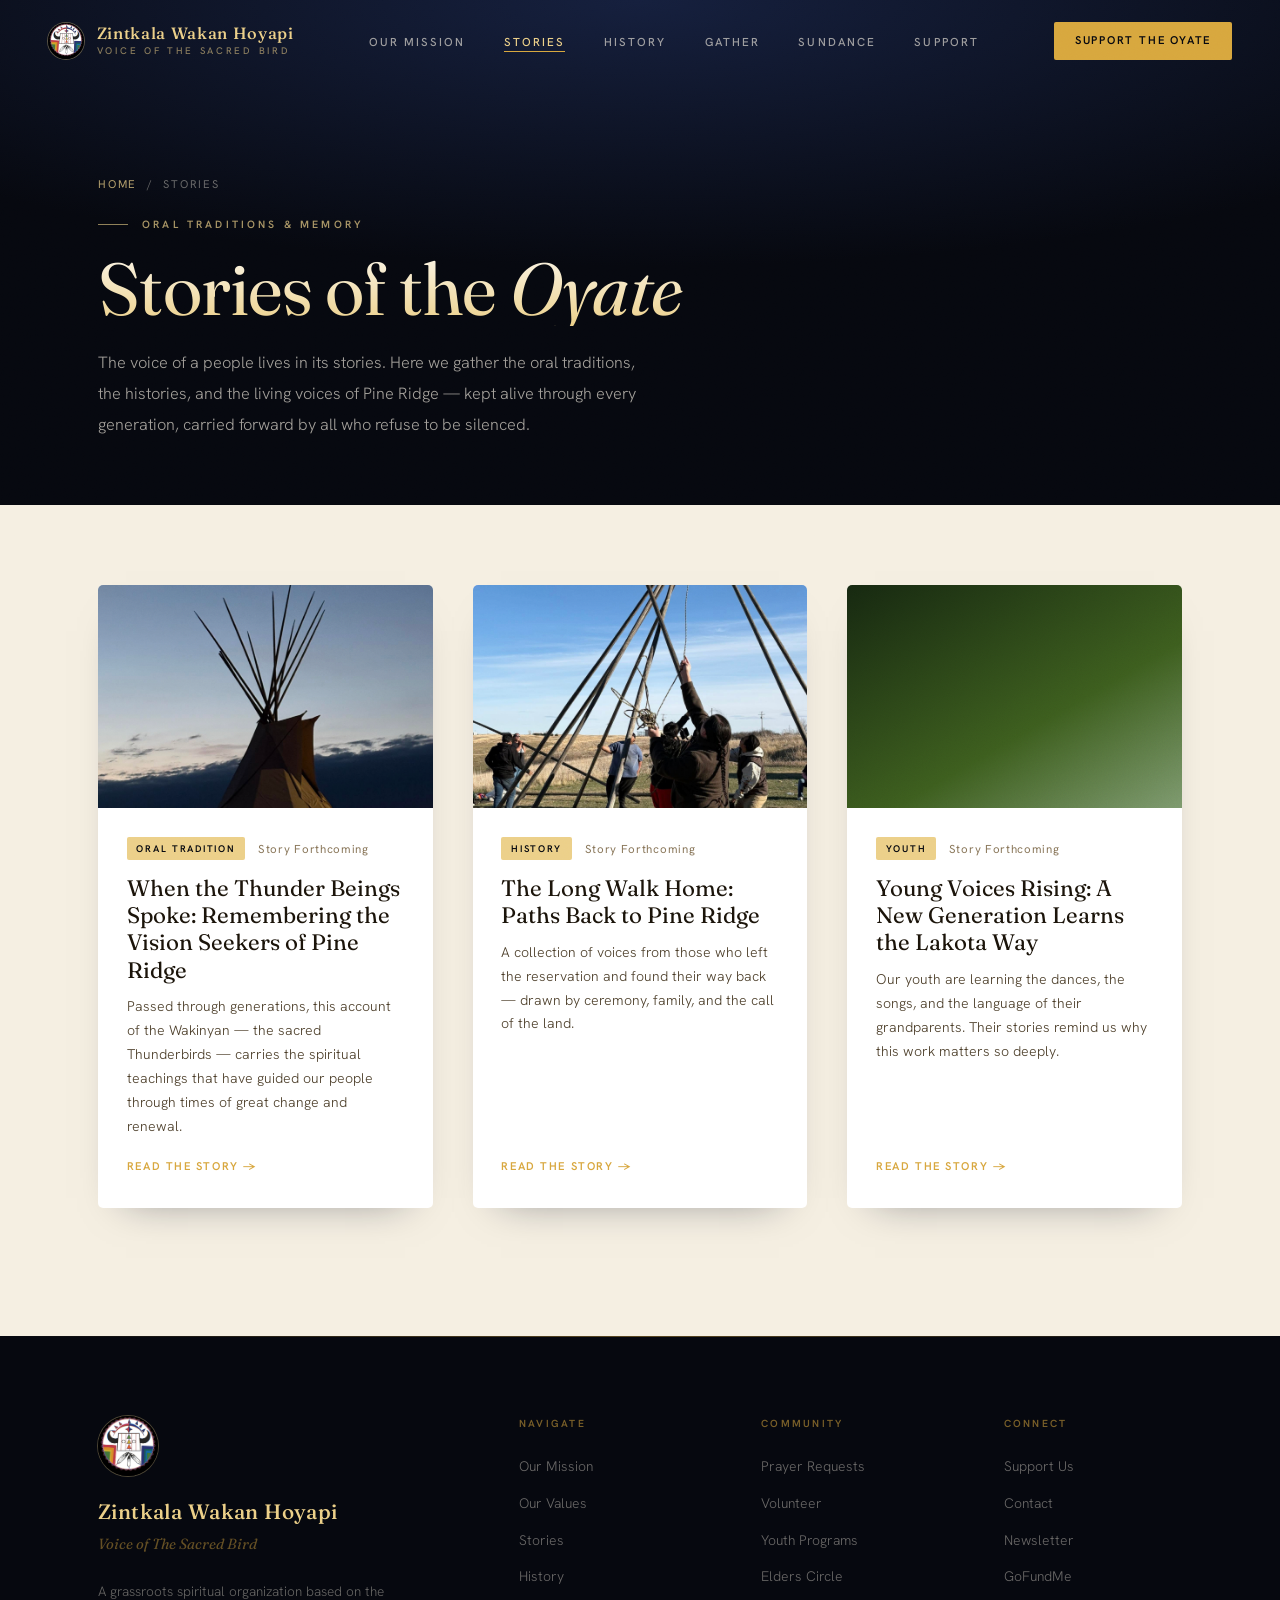
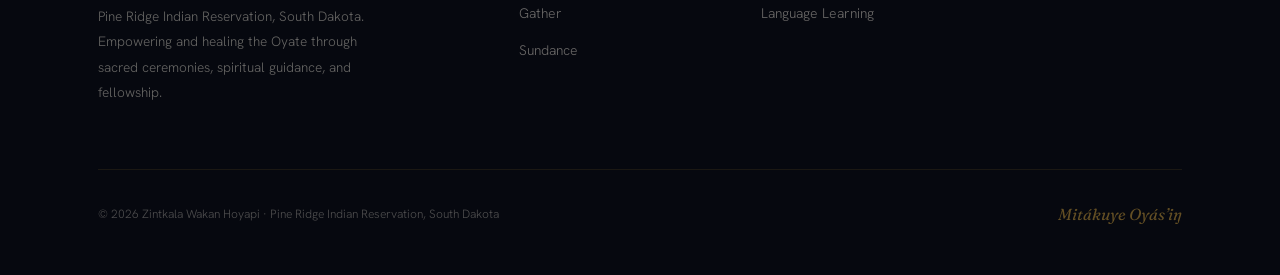
<file: stories.html>
<!DOCTYPE html>
<html lang="en">
<head>
<meta charset="UTF-8">
<meta name="viewport" content="width=device-width, initial-scale=1.0">
<title>Stories of the Oyate — Zintkala Wakan Hoyapi</title>
<meta name="description" content="Oral traditions, history, and living voices from the Pine Ridge community — the stories of the Oyate, told by Zintkala Wakan Hoyapi.">
<link rel="icon" type="image/jpeg" href="assets/logo.jpg">
<link rel="preconnect" href="https://fonts.googleapis.com">
<link rel="preconnect" href="https://fonts.gstatic.com" crossorigin>
<link href="https://fonts.googleapis.com/css2?family=Fraunces:ital,opsz,wght@0,9..144,300;0,9..144,400;0,9..144,500;0,9..144,600;1,9..144,300;1,9..144,400;1,9..144,500&family=Hanken+Grotesk:wght@300;400;500;600;700&display=swap" rel="stylesheet">
<link rel="stylesheet" href="assets/styles.css">
</head>
<body>

<nav id="nav" class="scrolled">
  <a class="nav-wordmark" href="index.html" style="text-decoration:none;">
    <img class="nav-mark" src="assets/logo.jpg" alt="Zintkala Wakan Hoyapi emblem">
    <div class="nav-wordmark-text">Zintkala Wakan Hoyapi<span>Voice of The Sacred Bird</span></div>
  </a>
  <ul class="nav-links">
    <li><a href="index.html#mission">Our Mission</a></li>
    <li><a href="stories.html" class="active">Stories</a></li>
    <li><a href="index.html#history">History</a></li>
    <li><a href="index.html#events">Gather</a></li>
    <li><a href="sundance.html">Sundance</a></li>
    <li><a href="index.html#support">Support</a></li>
  </ul>
  <a href="index.html#support" class="nav-donate">Support the Oyate</a>
</nav>

<header class="page-header">
  <div class="section-inner">
    <div class="breadcrumb"><a href="index.html">Home</a> &nbsp;/&nbsp; Stories</div>
    <div class="page-eyebrow">Oral Traditions &amp; Memory</div>
    <h1 class="page-title">Stories of the <em>Oyate</em></h1>
    <p class="page-lead">The voice of a people lives in its stories. Here we gather the oral traditions, the histories, and the living voices of Pine Ridge — kept alive through every generation, carried forward by all who refuse to be silenced.</p>
  </div>
</header>

<section id="article-index">
  <div class="section-inner">
    <div class="article-grid">

      <a class="article-card" href="stories/thunder-beings.html">
        <div class="article-thumb"><img src="assets/tipi-dusk.jpg" alt="A tipi against the dusk sky at Pine Ridge"></div>
        <div class="article-body">
          <div class="article-meta">
            <span class="article-tag">Oral Tradition</span>
            <span class="article-date">Story Forthcoming</span>
          </div>
          <h3 class="article-title">When the Thunder Beings Spoke: Remembering the Vision Seekers of Pine Ridge</h3>
          <p class="article-excerpt">Passed through generations, this account of the Wakinyan — the sacred Thunderbirds — carries the spiritual teachings that have guided our people through times of great change and renewal.</p>
          <span class="article-readmore">Read the Story &rarr;</span>
        </div>
      </a>

      <a class="article-card" href="stories/long-walk-home.html">
        <div class="article-thumb"><img src="assets/community-raising.jpg" alt="Community members raising the tipi poles together"></div>
        <div class="article-body">
          <div class="article-meta">
            <span class="article-tag">History</span>
            <span class="article-date">Story Forthcoming</span>
          </div>
          <h3 class="article-title">The Long Walk Home: Paths Back to Pine Ridge</h3>
          <p class="article-excerpt">A collection of voices from those who left the reservation and found their way back — drawn by ceremony, family, and the call of the land.</p>
          <span class="article-readmore">Read the Story &rarr;</span>
        </div>
      </a>

      <a class="article-card" href="stories/young-voices.html">
        <div class="article-thumb"><div style="background:linear-gradient(150deg,#162810 0%,#3d5e1e 60%,#7e9a6f 100%);"></div></div>
        <div class="article-body">
          <div class="article-meta">
            <span class="article-tag">Youth</span>
            <span class="article-date">Story Forthcoming</span>
          </div>
          <h3 class="article-title">Young Voices Rising: A New Generation Learns the Lakota Way</h3>
          <p class="article-excerpt">Our youth are learning the dances, the songs, and the language of their grandparents. Their stories remind us why this work matters so deeply.</p>
          <span class="article-readmore">Read the Story &rarr;</span>
        </div>
      </a>

    </div>
  </div>
</section>

<footer>
  <div class="footer-inner">
    <div class="footer-grid">
      <div>
        <img class="footer-logo" src="assets/logo.jpg" alt="Zintkala Wakan Hoyapi emblem">
        <div class="footer-brand-name">Zintkala Wakan Hoyapi</div>
        <div class="footer-brand-sub">Voice of The Sacred Bird</div>
        <p class="footer-about">A grassroots spiritual organization based on the Pine Ridge Indian Reservation, South Dakota. Empowering and healing the Oyate through sacred ceremonies, spiritual guidance, and fellowship.</p>
      </div>
      <div>
        <div class="footer-col-title">Navigate</div>
        <ul class="footer-links">
          <li><a href="index.html#mission">Our Mission</a></li>
          <li><a href="index.html#values">Our Values</a></li>
          <li><a href="stories.html">Stories</a></li>
          <li><a href="index.html#history">History</a></li>
          <li><a href="index.html#events">Gather</a></li>
          <li><a href="sundance.html">Sundance</a></li>
        </ul>
      </div>
      <div>
        <div class="footer-col-title">Community</div>
        <ul class="footer-links">
          <li><a href="#">Prayer Requests</a></li>
          <li><a href="#">Volunteer</a></li>
          <li><a href="#">Youth Programs</a></li>
          <li><a href="#">Elders Circle</a></li>
          <li><a href="#">Language Learning</a></li>
        </ul>
      </div>
      <div>
        <div class="footer-col-title">Connect</div>
        <ul class="footer-links">
          <li><a href="index.html#support">Support Us</a></li>
          <li><a href="#">Contact</a></li>
          <li><a href="#">Newsletter</a></li>
          <li><a href="#">GoFundMe</a></li>
        </ul>
      </div>
    </div>
    <div class="footer-bottom">
      <p class="footer-legal">&copy; 2026 Zintkala Wakan Hoyapi · Pine Ridge Indian Reservation, South Dakota</p>
      <p class="footer-lakota">Mitákuye Oyásʼiŋ</p>
    </div>
  </div>
</footer>

<script>
  const nav = document.getElementById('nav');
  window.addEventListener('scroll', () => nav.classList.toggle('scrolled', window.scrollY > 10), { passive: true });
</script>
</body>
</html>
</file>
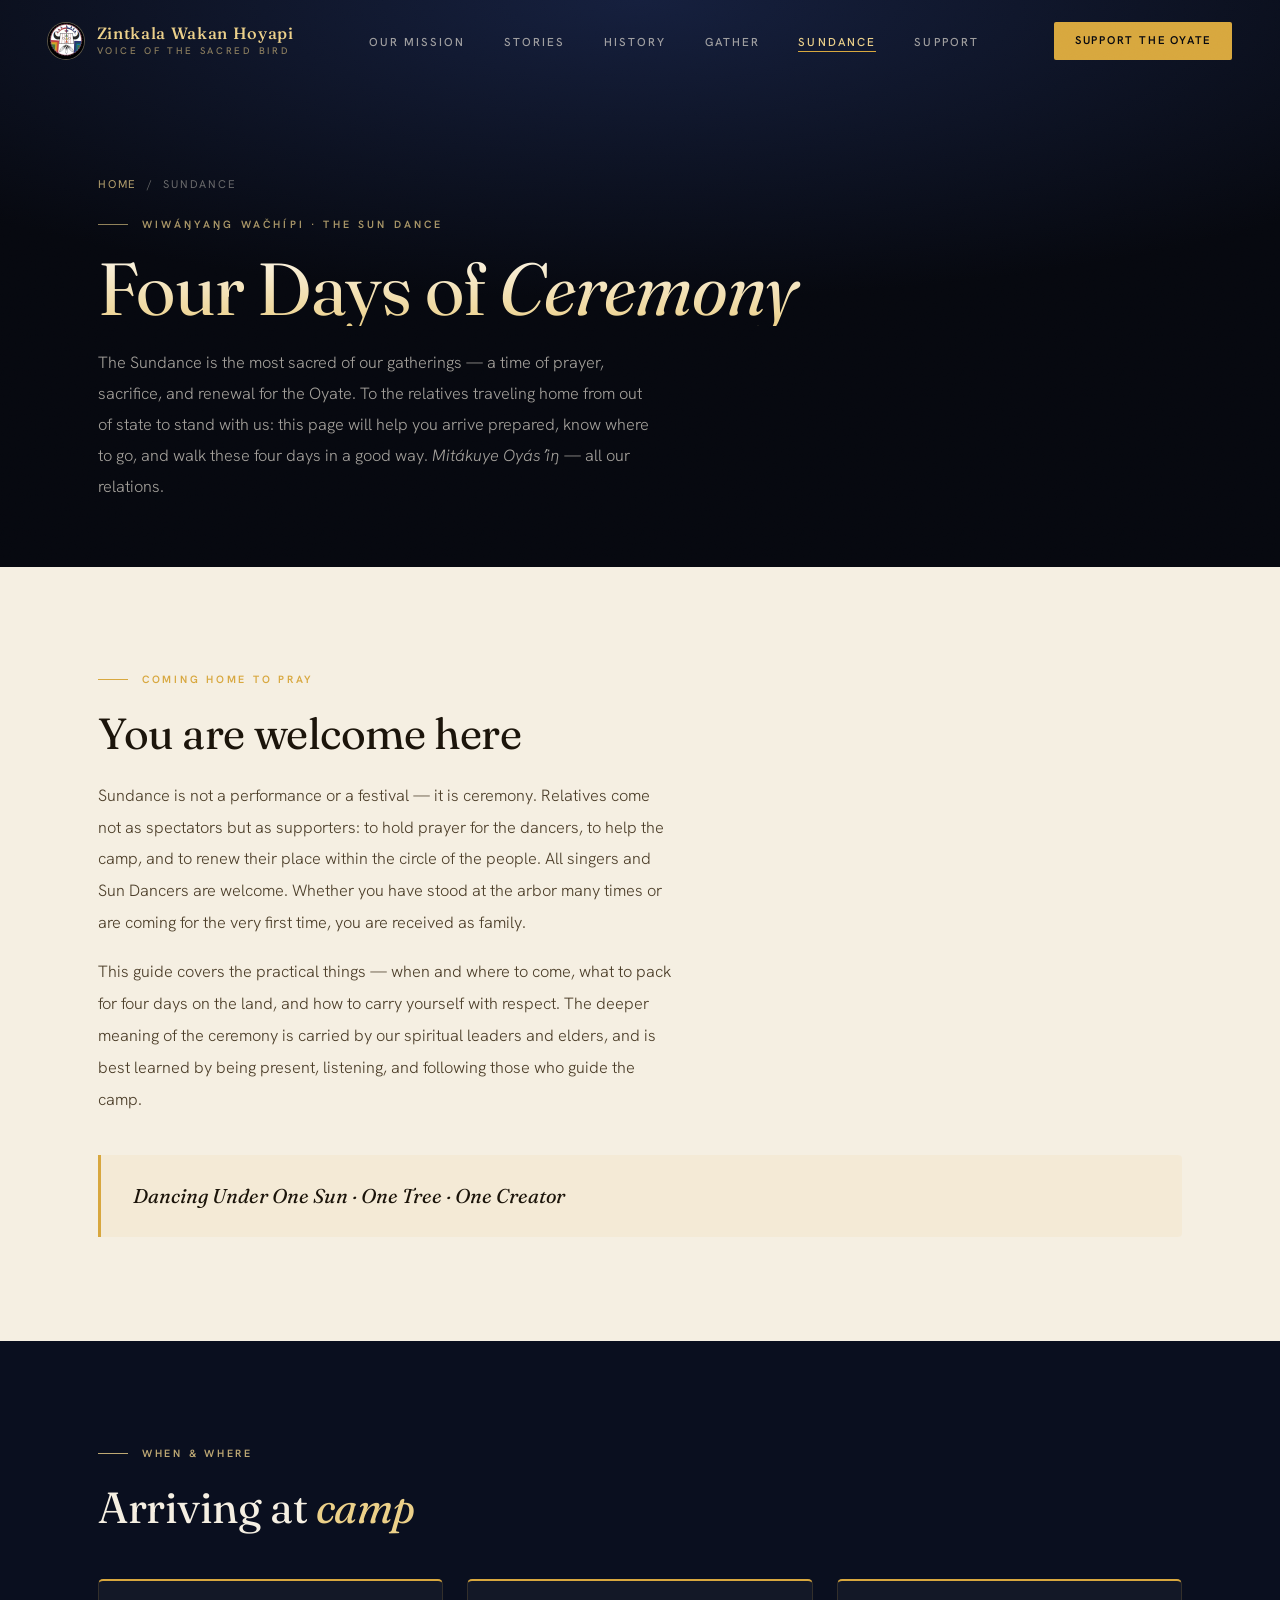
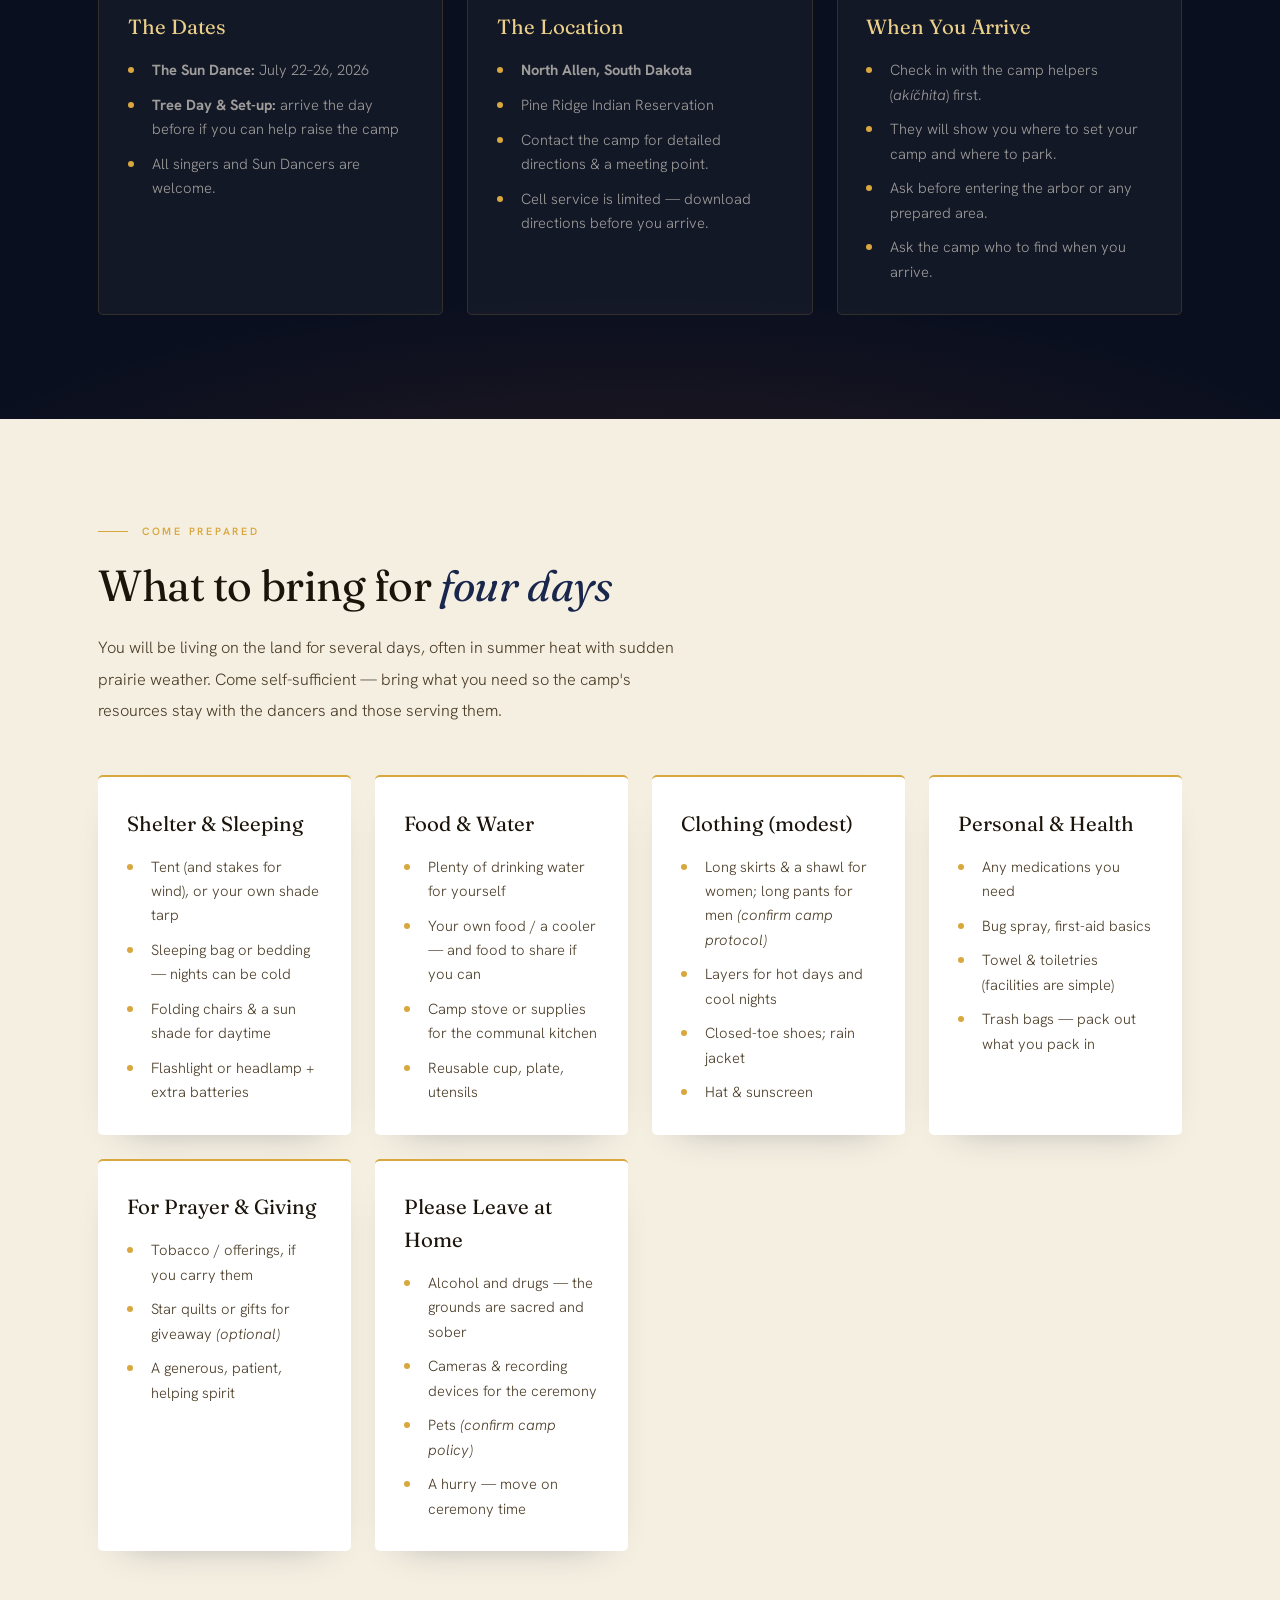
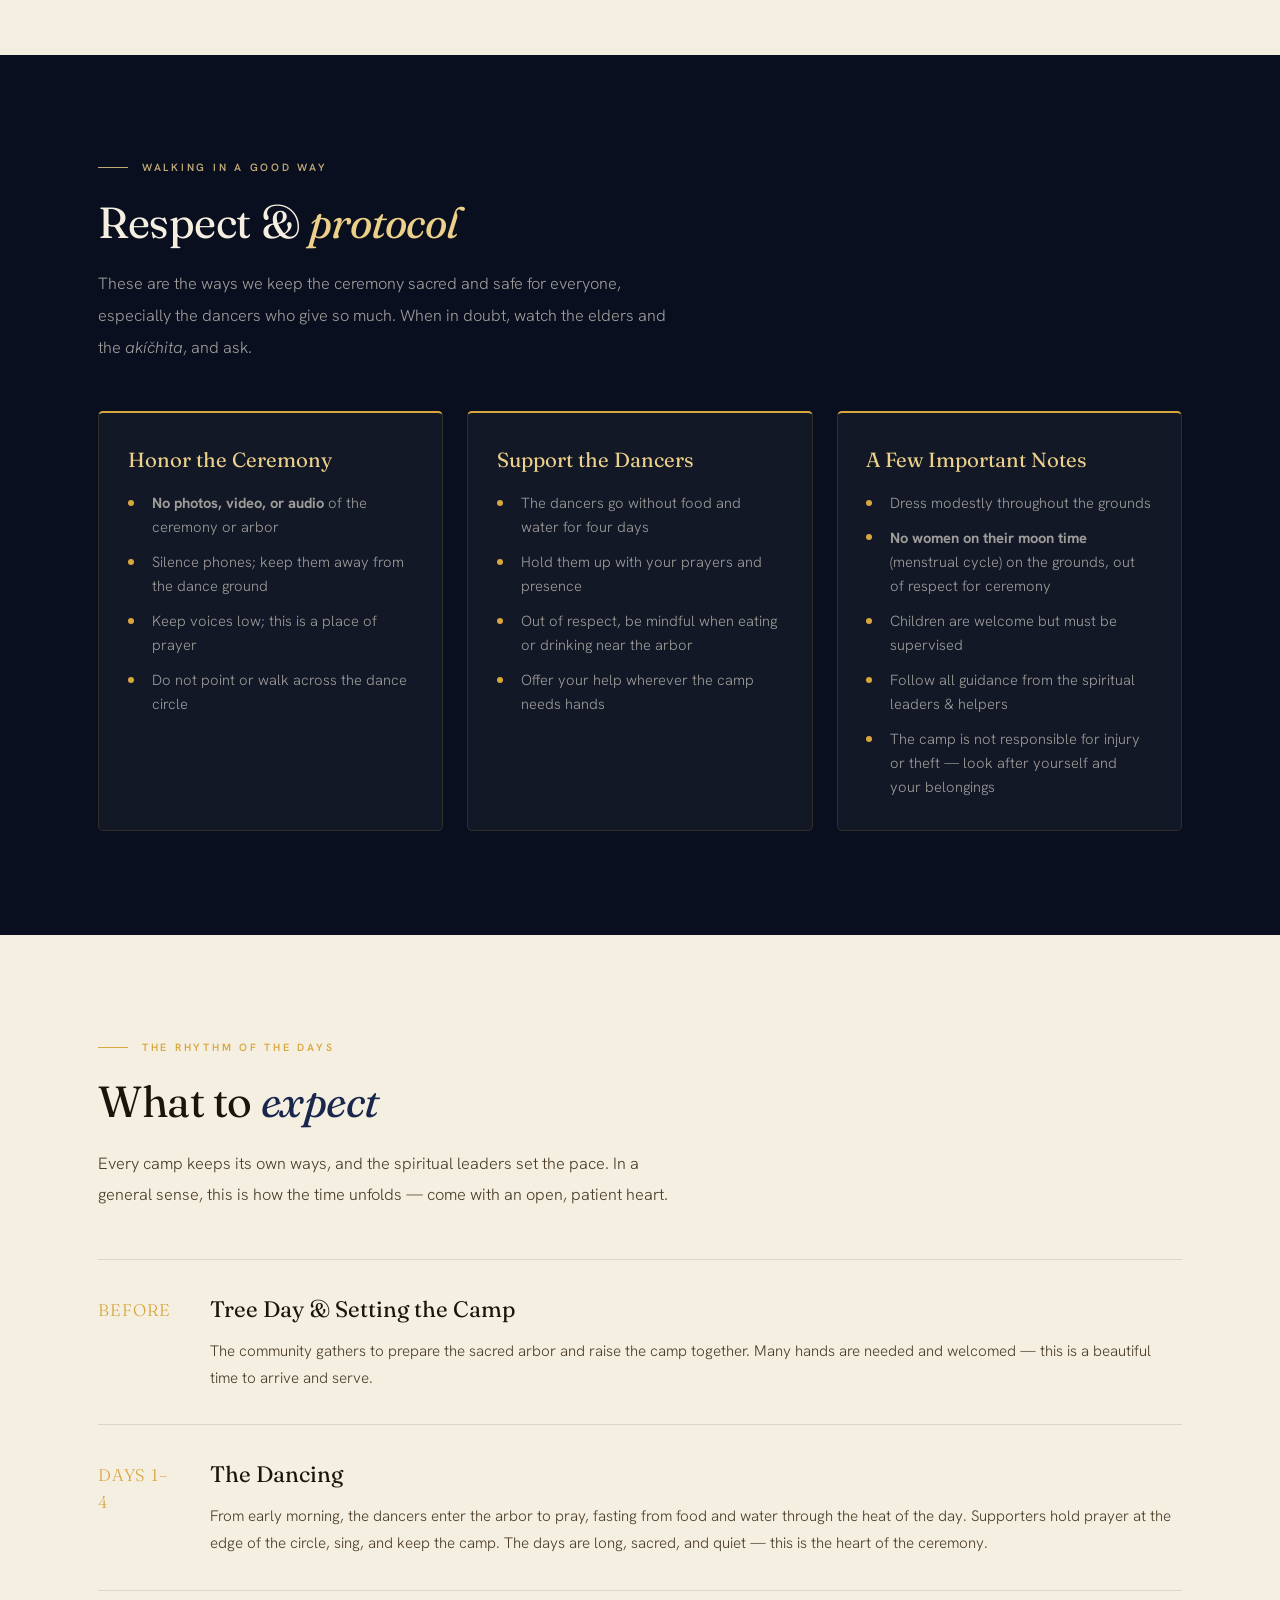
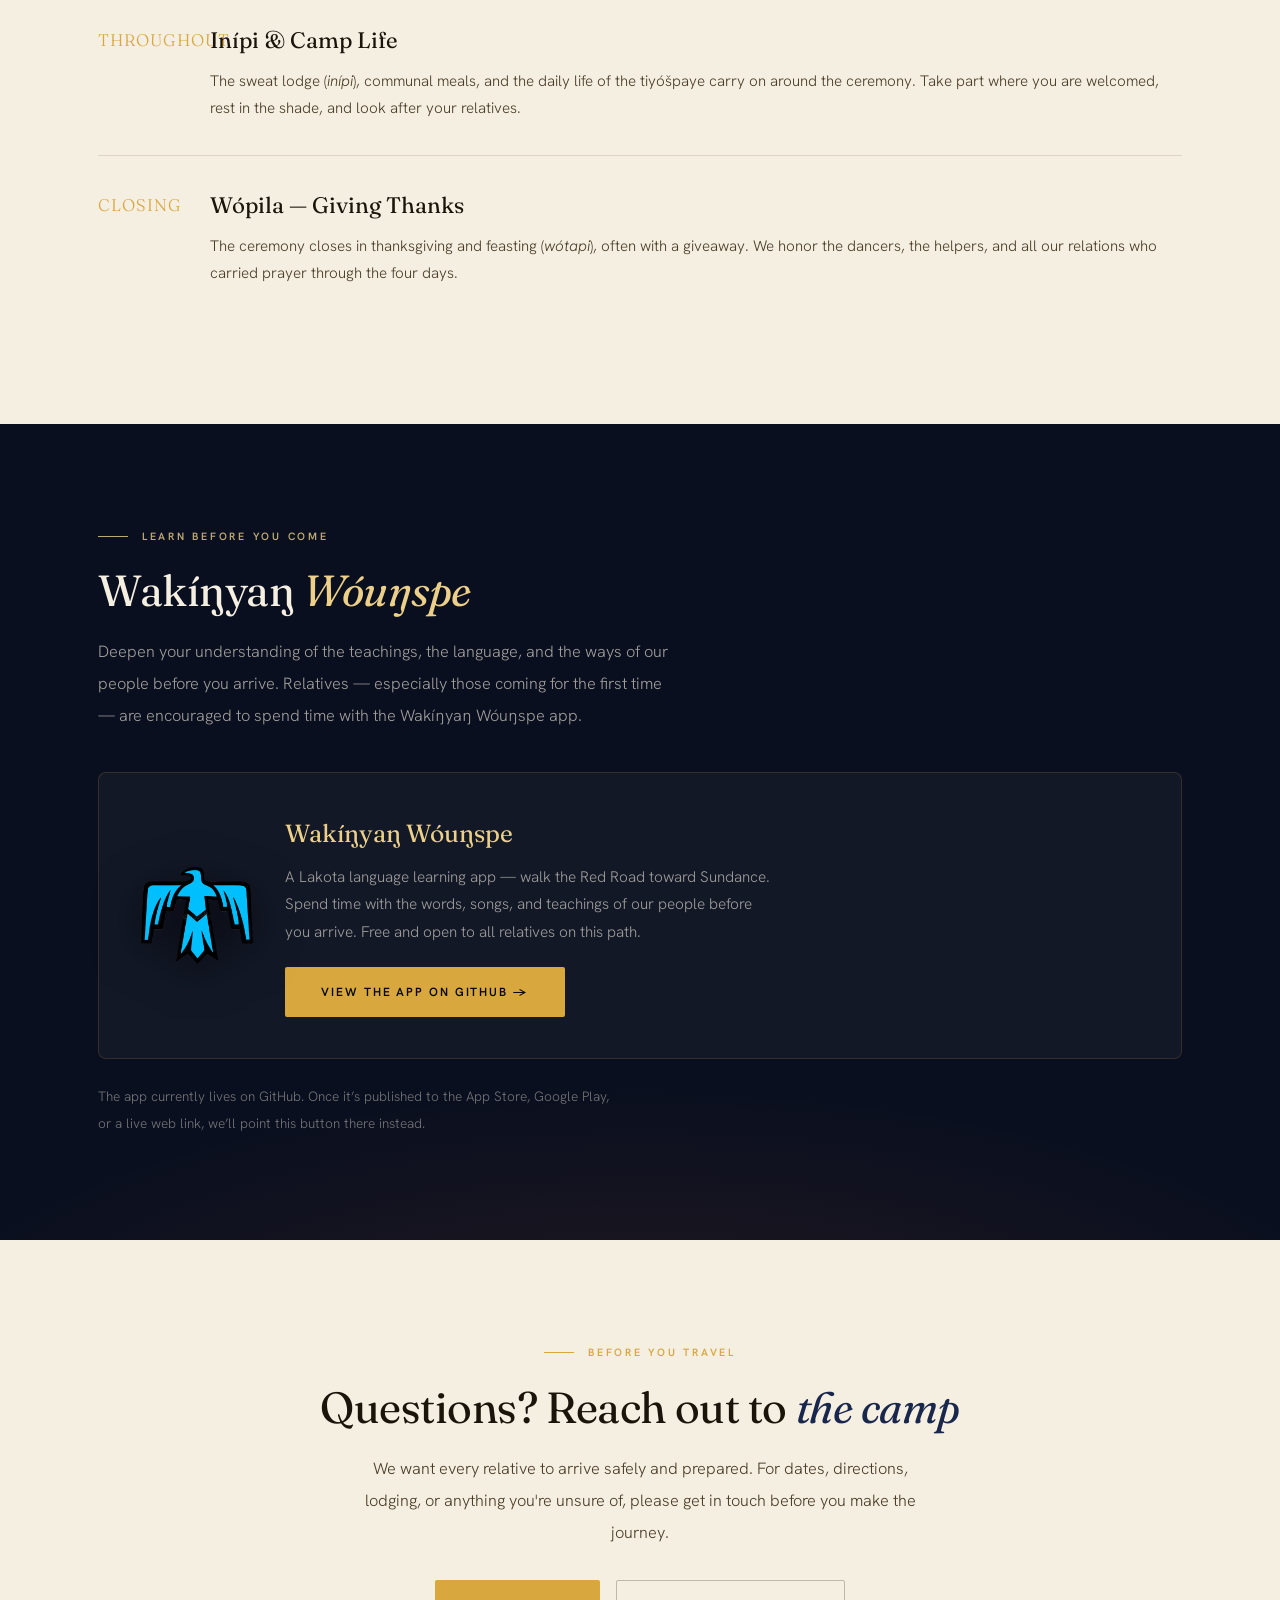
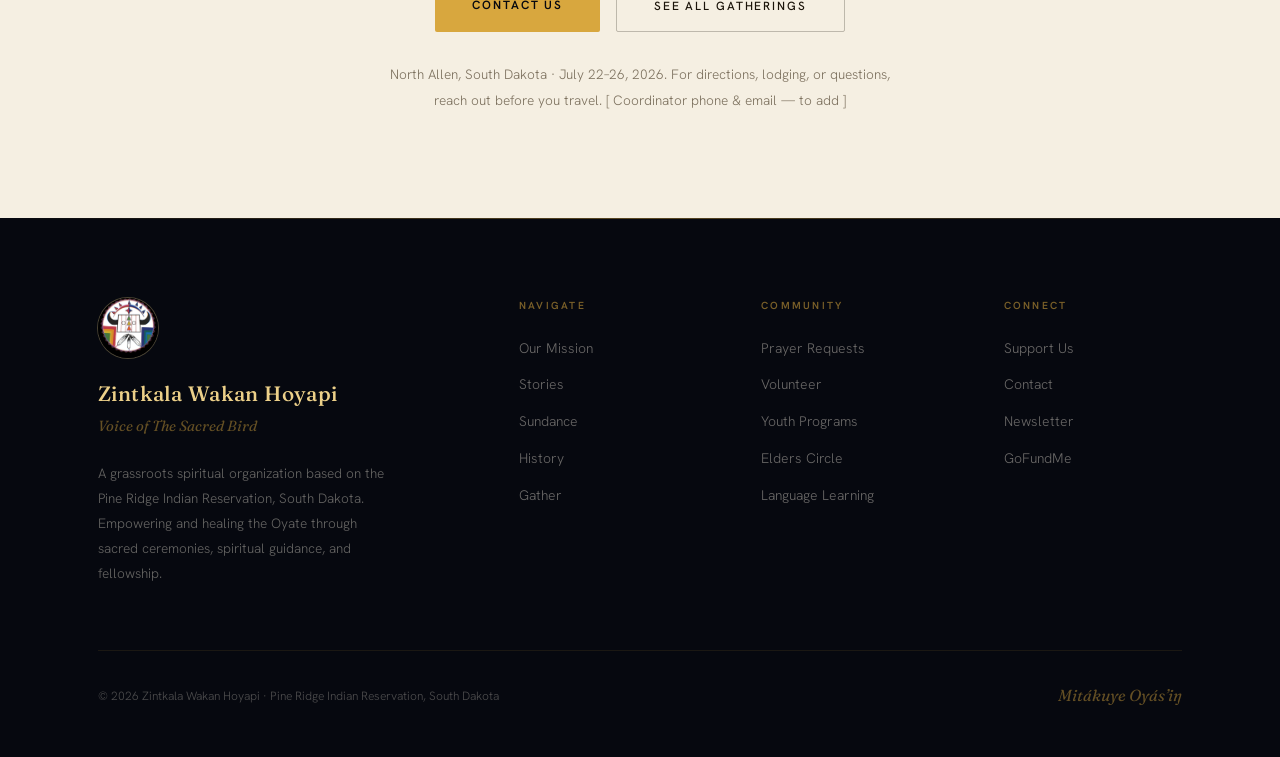
<file: sundance.html>
<!DOCTYPE html>
<html lang="en">
<head>
<meta charset="UTF-8">
<meta name="viewport" content="width=device-width, initial-scale=1.0">
<title>Sundance — Wiwáŋyaŋg Wačhípi | Zintkala Wakan Hoyapi</title>
<meta name="description" content="A guide for relatives traveling to Pine Ridge for the four days of Sundance ceremony — where to go, what to bring, what to expect, and how to walk with respect.">
<link rel="icon" type="image/jpeg" href="assets/logo.jpg">
<link rel="preconnect" href="https://fonts.googleapis.com">
<link rel="preconnect" href="https://fonts.gstatic.com" crossorigin>
<link href="https://fonts.googleapis.com/css2?family=Fraunces:ital,opsz,wght@0,9..144,300;0,9..144,400;0,9..144,500;0,9..144,600;1,9..144,300;1,9..144,400;1,9..144,500&family=Hanken+Grotesk:wght@300;400;500;600;700&display=swap" rel="stylesheet">
<link rel="stylesheet" href="assets/styles.css">
</head>
<body>

<nav id="nav" class="scrolled">
  <a class="nav-wordmark" href="index.html" style="text-decoration:none;">
    <img class="nav-mark" src="assets/logo.jpg" alt="Zintkala Wakan Hoyapi emblem">
    <div class="nav-wordmark-text">Zintkala Wakan Hoyapi<span>Voice of The Sacred Bird</span></div>
  </a>
  <ul class="nav-links">
    <li><a href="index.html#mission">Our Mission</a></li>
    <li><a href="stories.html">Stories</a></li>
    <li><a href="index.html#history">History</a></li>
    <li><a href="index.html#events">Gather</a></li>
    <li><a href="sundance.html" class="active">Sundance</a></li>
    <li><a href="index.html#support">Support</a></li>
  </ul>
  <a href="index.html#support" class="nav-donate">Support the Oyate</a>
</nav>

<header class="page-header">
  <div class="section-inner">
    <div class="breadcrumb"><a href="index.html">Home</a> &nbsp;/&nbsp; Sundance</div>
    <div class="page-eyebrow">Wiwáŋyaŋg Wačhípi · The Sun Dance</div>
    <h1 class="page-title">Four Days of <em>Ceremony</em></h1>
    <p class="page-lead">The Sundance is the most sacred of our gatherings — a time of prayer, sacrifice, and renewal for the Oyate. To the relatives traveling home from out of state to stand with us: this page will help you arrive prepared, know where to go, and walk these four days in a good way. <em>Mitákuye Oyásʼiŋ</em> — all our relations.</p>
  </div>
</header>

<!-- INTRO -->
<section class="sd-light">
  <div class="section-inner">
    <div class="section-label">Coming Home to Pray</div>
    <h2 class="section-heading sd-heading">You are welcome here</h2>
    <p class="sd-body">Sundance is not a performance or a festival — it is ceremony. Relatives come not as spectators but as supporters: to hold prayer for the dancers, to help the camp, and to renew their place within the circle of the people. All singers and Sun Dancers are welcome. Whether you have stood at the arbor many times or are coming for the very first time, you are received as family.</p>
    <p class="sd-body">This guide covers the practical things — when and where to come, what to pack for four days on the land, and how to carry yourself with respect. The deeper meaning of the ceremony is carried by our spiritual leaders and elders, and is best learned by being present, listening, and following those who guide the camp.</p>
    <div class="sd-callout"><p>Dancing Under One Sun &middot; One Tree &middot; One Creator</p></div>
  </div>
</section>

<!-- WHEN & WHERE -->
<section class="sd-dark glow">
  <div class="section-inner">
    <div class="section-label">When &amp; Where</div>
    <h2 class="section-heading sd-heading">Arriving at <em>camp</em></h2>
    <div class="info-grid">
      <div class="info-card">
        <h3>The Dates</h3>
        <ul class="checklist">
          <li><strong>The Sun Dance:</strong> July 22&ndash;26, 2026</li>
          <li><strong>Tree Day &amp; Set-up:</strong> arrive the day before if you can help raise the camp</li>
          <li>All singers and Sun Dancers are welcome.</li>
        </ul>
      </div>
      <div class="info-card">
        <h3>The Location</h3>
        <ul class="checklist">
          <li><strong>North Allen, South Dakota</strong></li>
          <li>Pine Ridge Indian Reservation</li>
          <li>Contact the camp for detailed directions &amp; a meeting point.</li>
          <li>Cell service is limited — download directions before you arrive.</li>
        </ul>
      </div>
      <div class="info-card">
        <h3>When You Arrive</h3>
        <ul class="checklist">
          <li>Check in with the camp helpers (<em>akíčhita</em>) first.</li>
          <li>They will show you where to set your camp and where to park.</li>
          <li>Ask before entering the arbor or any prepared area.</li>
          <li>Ask the camp who to find when you arrive.</li>
        </ul>
      </div>
    </div>
  </div>
</section>

<!-- WHAT TO BRING -->
<section class="sd-light">
  <div class="section-inner">
    <div class="section-label">Come Prepared</div>
    <h2 class="section-heading sd-heading">What to bring for <em>four days</em></h2>
    <p class="sd-body">You will be living on the land for several days, often in summer heat with sudden prairie weather. Come self-sufficient — bring what you need so the camp's resources stay with the dancers and those serving them.</p>
    <div class="info-grid">
      <div class="info-card">
        <h3>Shelter &amp; Sleeping</h3>
        <ul class="checklist">
          <li>Tent (and stakes for wind), or your own shade tarp</li>
          <li>Sleeping bag or bedding — nights can be cold</li>
          <li>Folding chairs &amp; a sun shade for daytime</li>
          <li>Flashlight or headlamp + extra batteries</li>
        </ul>
      </div>
      <div class="info-card">
        <h3>Food &amp; Water</h3>
        <ul class="checklist">
          <li>Plenty of drinking water for yourself</li>
          <li>Your own food / a cooler — and food to share if you can</li>
          <li>Camp stove or supplies for the communal kitchen</li>
          <li>Reusable cup, plate, utensils</li>
        </ul>
      </div>
      <div class="info-card">
        <h3>Clothing (modest)</h3>
        <ul class="checklist">
          <li>Long skirts &amp; a shawl for women; long pants for men <em>(confirm camp protocol)</em></li>
          <li>Layers for hot days and cool nights</li>
          <li>Closed-toe shoes; rain jacket</li>
          <li>Hat &amp; sunscreen</li>
        </ul>
      </div>
      <div class="info-card">
        <h3>Personal &amp; Health</h3>
        <ul class="checklist">
          <li>Any medications you need</li>
          <li>Bug spray, first-aid basics</li>
          <li>Towel &amp; toiletries (facilities are simple)</li>
          <li>Trash bags — pack out what you pack in</li>
        </ul>
      </div>
      <div class="info-card">
        <h3>For Prayer &amp; Giving</h3>
        <ul class="checklist">
          <li>Tobacco / offerings, if you carry them</li>
          <li>Star quilts or gifts for giveaway <em>(optional)</em></li>
          <li>A generous, patient, helping spirit</li>
        </ul>
      </div>
      <div class="info-card">
        <h3>Please Leave at Home</h3>
        <ul class="checklist">
          <li>Alcohol and drugs — the grounds are sacred and sober</li>
          <li>Cameras &amp; recording devices for the ceremony</li>
          <li>Pets <em>(confirm camp policy)</em></li>
          <li>A hurry — move on ceremony time</li>
        </ul>
      </div>
    </div>
  </div>
</section>

<!-- PROTOCOL & RESPECT -->
<section class="sd-dark">
  <div class="section-inner">
    <div class="section-label">Walking in a Good Way</div>
    <h2 class="section-heading sd-heading">Respect &amp; <em>protocol</em></h2>
    <p class="sd-body">These are the ways we keep the ceremony sacred and safe for everyone, especially the dancers who give so much. When in doubt, watch the elders and the <em>akíčhita</em>, and ask.</p>
    <div class="info-grid">
      <div class="info-card">
        <h3>Honor the Ceremony</h3>
        <ul class="checklist">
          <li><strong>No photos, video, or audio</strong> of the ceremony or arbor</li>
          <li>Silence phones; keep them away from the dance ground</li>
          <li>Keep voices low; this is a place of prayer</li>
          <li>Do not point or walk across the dance circle</li>
        </ul>
      </div>
      <div class="info-card">
        <h3>Support the Dancers</h3>
        <ul class="checklist">
          <li>The dancers go without food and water for four days</li>
          <li>Hold them up with your prayers and presence</li>
          <li>Out of respect, be mindful when eating or drinking near the arbor</li>
          <li>Offer your help wherever the camp needs hands</li>
        </ul>
      </div>
      <div class="info-card">
        <h3>A Few Important Notes</h3>
        <ul class="checklist">
          <li>Dress modestly throughout the grounds</li>
          <li><strong>No women on their moon time</strong> (menstrual cycle) on the grounds, out of respect for ceremony</li>
          <li>Children are welcome but must be supervised</li>
          <li>Follow all guidance from the spiritual leaders &amp; helpers</li>
          <li>The camp is not responsible for injury or theft — look after yourself and your belongings</li>
        </ul>
      </div>
    </div>
  </div>
</section>

<!-- WHAT TO EXPECT -->
<section class="sd-light">
  <div class="section-inner">
    <div class="section-label">The Rhythm of the Days</div>
    <h2 class="section-heading sd-heading">What to <em>expect</em></h2>
    <p class="sd-body">Every camp keeps its own ways, and the spiritual leaders set the pace. In a general sense, this is how the time unfolds — come with an open, patient heart.</p>
    <div class="day-list">
      <div class="day-row">
        <div class="day-num">Before</div>
        <div>
          <h3>Tree Day &amp; Setting the Camp</h3>
          <p>The community gathers to prepare the sacred arbor and raise the camp together. Many hands are needed and welcomed — this is a beautiful time to arrive and serve.</p>
        </div>
      </div>
      <div class="day-row">
        <div class="day-num">Days 1–4</div>
        <div>
          <h3>The Dancing</h3>
          <p>From early morning, the dancers enter the arbor to pray, fasting from food and water through the heat of the day. Supporters hold prayer at the edge of the circle, sing, and keep the camp. The days are long, sacred, and quiet — this is the heart of the ceremony.</p>
        </div>
      </div>
      <div class="day-row">
        <div class="day-num">Throughout</div>
        <div>
          <h3>Inípi &amp; Camp Life</h3>
          <p>The sweat lodge (<em>inípi</em>), communal meals, and the daily life of the tiyóšpaye carry on around the ceremony. Take part where you are welcomed, rest in the shade, and look after your relatives.</p>
        </div>
      </div>
      <div class="day-row">
        <div class="day-num">Closing</div>
        <div>
          <h3>Wópila — Giving Thanks</h3>
          <p>The ceremony closes in thanksgiving and feasting (<em>wótapi</em>), often with a giveaway. We honor the dancers, the helpers, and all our relations who carried prayer through the four days.</p>
        </div>
      </div>
    </div>
  </div>
</section>

<!-- WAKINYAN WOONSPE APP -->
<section class="sd-dark glow">
  <div class="section-inner">
    <div class="section-label">Learn Before You Come</div>
    <h2 class="section-heading sd-heading">Wakíŋyaŋ <em>Wóuŋspe</em></h2>
    <p class="sd-body">Deepen your understanding of the teachings, the language, and the ways of our people before you arrive. Relatives — especially those coming for the first time — are encouraged to spend time with the Wakíŋyaŋ Wóuŋspe app.</p>
    <div class="app-card">
      <img class="app-icon-img" src="assets/wakinyan-thunderbird.png" alt="Wakíŋyaŋ Wóuŋspe — thunderbird app logo">
      <div class="app-text">
        <h3>Wakíŋyaŋ Wóuŋspe</h3>
        <p>A Lakota language learning app — walk the Red Road toward Sundance. Spend time with the words, songs, and teachings of our people before you arrive. Free and open to all relatives on this path.</p>
        <a href="https://github.com/timjensen0311/wakinyan-woonspe" target="_blank" rel="noopener" class="btn-primary" id="app-link">View the App on GitHub &rarr;</a>
      </div>
    </div>
    <p class="sd-body" style="margin-top:1.5rem; font-size:0.85rem; opacity:0.7;">The app currently lives on GitHub. Once it&rsquo;s published to the App Store, Google Play, or a live web link, we&rsquo;ll point this button there instead.</p>
  </div>
</section>

<!-- QUESTIONS / CONTACT -->
<section class="sd-light">
  <div class="section-inner" style="text-align:center;">
    <div class="section-label" style="justify-content:center;">Before You Travel</div>
    <h2 class="section-heading sd-heading">Questions? Reach out to <em>the camp</em></h2>
    <p class="sd-body" style="margin:0 auto;">We want every relative to arrive safely and prepared. For dates, directions, lodging, or anything you're unsure of, please get in touch before you make the journey.</p>
    <div style="margin-top:2rem; display:flex; gap:1rem; justify-content:center; flex-wrap:wrap;">
      <a href="index.html#support" class="btn-primary">Contact Us</a>
      <a href="index.html#events" class="btn-outline" style="color:var(--ink); border-color:rgba(27,20,10,0.25);">See All Gatherings</a>
    </div>
    <p class="sd-body" style="margin:1.8rem auto 0; font-size:0.85rem; opacity:0.7;">North Allen, South Dakota &middot; July 22&ndash;26, 2026. For directions, lodging, or questions, reach out before you travel. [ Coordinator phone &amp; email — to add ]</p>
  </div>
</section>

<footer>
  <div class="footer-inner">
    <div class="footer-grid">
      <div>
        <img class="footer-logo" src="assets/logo.jpg" alt="Zintkala Wakan Hoyapi emblem">
        <div class="footer-brand-name">Zintkala Wakan Hoyapi</div>
        <div class="footer-brand-sub">Voice of The Sacred Bird</div>
        <p class="footer-about">A grassroots spiritual organization based on the Pine Ridge Indian Reservation, South Dakota. Empowering and healing the Oyate through sacred ceremonies, spiritual guidance, and fellowship.</p>
      </div>
      <div>
        <div class="footer-col-title">Navigate</div>
        <ul class="footer-links">
          <li><a href="index.html#mission">Our Mission</a></li>
          <li><a href="stories.html">Stories</a></li>
          <li><a href="sundance.html">Sundance</a></li>
          <li><a href="index.html#history">History</a></li>
          <li><a href="index.html#events">Gather</a></li>
        </ul>
      </div>
      <div>
        <div class="footer-col-title">Community</div>
        <ul class="footer-links">
          <li><a href="#">Prayer Requests</a></li>
          <li><a href="#">Volunteer</a></li>
          <li><a href="#">Youth Programs</a></li>
          <li><a href="#">Elders Circle</a></li>
          <li><a href="#">Language Learning</a></li>
        </ul>
      </div>
      <div>
        <div class="footer-col-title">Connect</div>
        <ul class="footer-links">
          <li><a href="index.html#support">Support Us</a></li>
          <li><a href="#">Contact</a></li>
          <li><a href="#">Newsletter</a></li>
          <li><a href="#">GoFundMe</a></li>
        </ul>
      </div>
    </div>
    <div class="footer-bottom">
      <p class="footer-legal">&copy; 2026 Zintkala Wakan Hoyapi · Pine Ridge Indian Reservation, South Dakota</p>
      <p class="footer-lakota">Mitákuye Oyásʼiŋ</p>
    </div>
  </div>
</footer>

<script>
  const nav = document.getElementById('nav');
  window.addEventListener('scroll', () => nav.classList.toggle('scrolled', window.scrollY > 10), { passive: true });
</script>
</body>
</html>
</file>
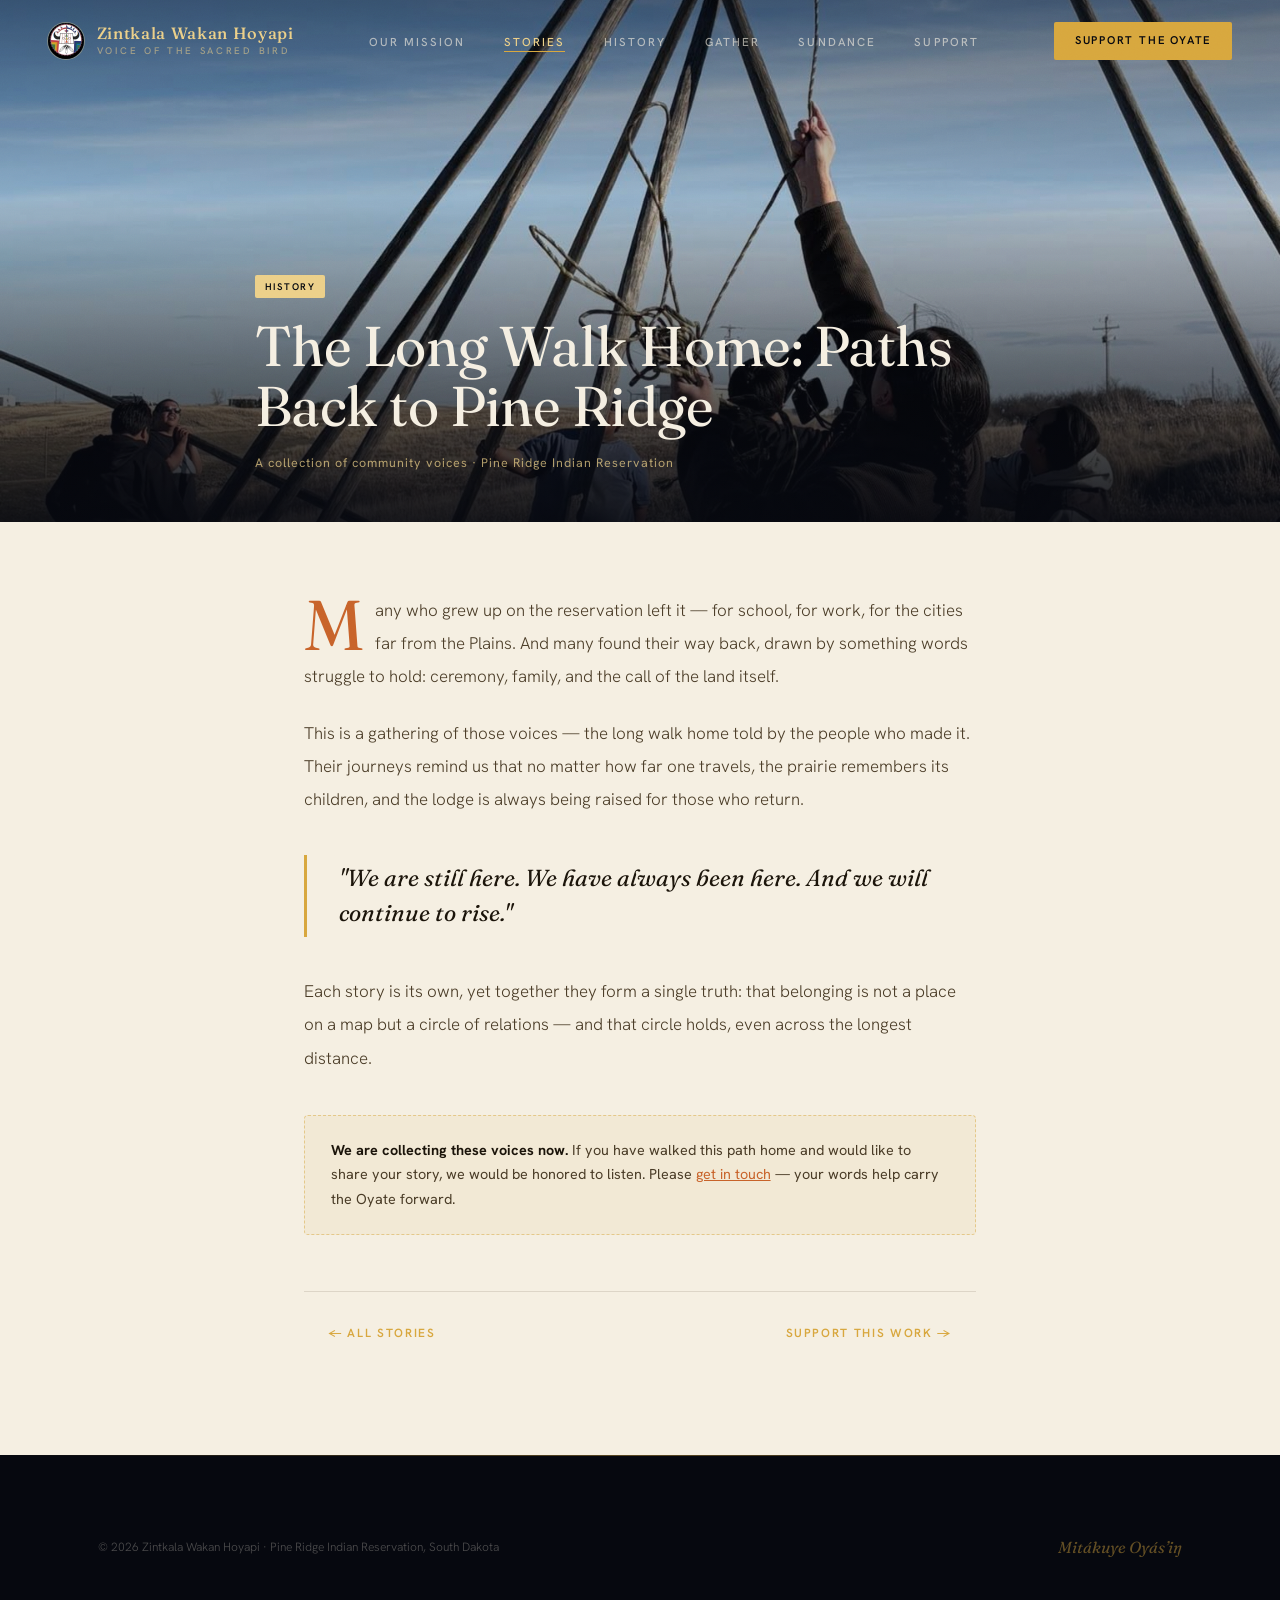
<file: stories/long-walk-home.html>
<!DOCTYPE html>
<html lang="en">
<head>
<meta charset="UTF-8">
<meta name="viewport" content="width=device-width, initial-scale=1.0">
<title>The Long Walk Home — Zintkala Wakan Hoyapi</title>
<meta name="description" content="Voices from those who left Pine Ridge and found their way back — drawn by ceremony, family, and the call of the land.">
<link rel="icon" type="image/jpeg" href="../assets/logo.jpg">
<link rel="preconnect" href="https://fonts.googleapis.com">
<link rel="preconnect" href="https://fonts.gstatic.com" crossorigin>
<link href="https://fonts.googleapis.com/css2?family=Fraunces:ital,opsz,wght@0,9..144,300;0,9..144,400;0,9..144,500;0,9..144,600;1,9..144,300;1,9..144,400;1,9..144,500&family=Hanken+Grotesk:wght@300;400;500;600;700&display=swap" rel="stylesheet">
<link rel="stylesheet" href="../assets/styles.css">
</head>
<body>

<nav id="nav" class="scrolled">
  <a class="nav-wordmark" href="../index.html" style="text-decoration:none;">
    <img class="nav-mark" src="../assets/logo.jpg" alt="Zintkala Wakan Hoyapi emblem">
    <div class="nav-wordmark-text">Zintkala Wakan Hoyapi<span>Voice of The Sacred Bird</span></div>
  </a>
  <ul class="nav-links">
    <li><a href="../index.html#mission">Our Mission</a></li>
    <li><a href="../stories.html" class="active">Stories</a></li>
    <li><a href="../index.html#history">History</a></li>
    <li><a href="../index.html#events">Gather</a></li>
    <li><a href="../sundance.html">Sundance</a></li>
    <li><a href="../index.html#support">Support</a></li>
  </ul>
  <a href="../index.html#support" class="nav-donate">Support the Oyate</a>
</nav>

<header class="article-hero">
  <img class="article-hero-media" src="../assets/community-raising.jpg" alt="Community members raising the tipi poles together at Pine Ridge">
  <div class="article-hero-scrim"></div>
  <div class="section-inner">
    <span class="article-tag">History</span>
    <h1>The Long Walk Home: Paths Back to Pine Ridge</h1>
    <div class="article-byline">A collection of community voices · Pine Ridge Indian Reservation</div>
  </div>
</header>

<main class="article-wrap">
  <article class="prose">
    <p class="lead-para">Many who grew up on the reservation left it — for school, for work, for the cities far from the Plains. And many found their way back, drawn by something words struggle to hold: ceremony, family, and the call of the land itself.</p>

    <p>This is a gathering of those voices — the long walk home told by the people who made it. Their journeys remind us that no matter how far one travels, the prairie remembers its children, and the lodge is always being raised for those who return.</p>

    <blockquote>"We are still here. We have always been here. And we will continue to rise."</blockquote>

    <p>Each story is its own, yet together they form a single truth: that belonging is not a place on a map but a circle of relations — and that circle holds, even across the longest distance.</p>

    <div class="draft-note">
      <strong>We are collecting these voices now.</strong> If you have walked this path home and would like to share your story, we would be honored to listen. Please <a href="../index.html#support" style="color:var(--ember);">get in touch</a> — your words help carry the Oyate forward.
    </div>

    <div class="article-foot">
      <a class="back-link" href="../stories.html">&larr; All Stories</a>
      <a class="back-link" href="../index.html#support">Support This Work &rarr;</a>
    </div>
  </article>
</main>

<footer>
  <div class="footer-inner">
    <div class="footer-bottom" style="border:none;padding-top:0;">
      <p class="footer-legal">&copy; 2026 Zintkala Wakan Hoyapi · Pine Ridge Indian Reservation, South Dakota</p>
      <p class="footer-lakota">Mitákuye Oyásʼiŋ</p>
    </div>
  </div>
</footer>

<script>
  const nav = document.getElementById('nav');
  window.addEventListener('scroll', () => nav.classList.toggle('scrolled', window.scrollY > 10), { passive: true });
</script>
</body>
</html>
</file>
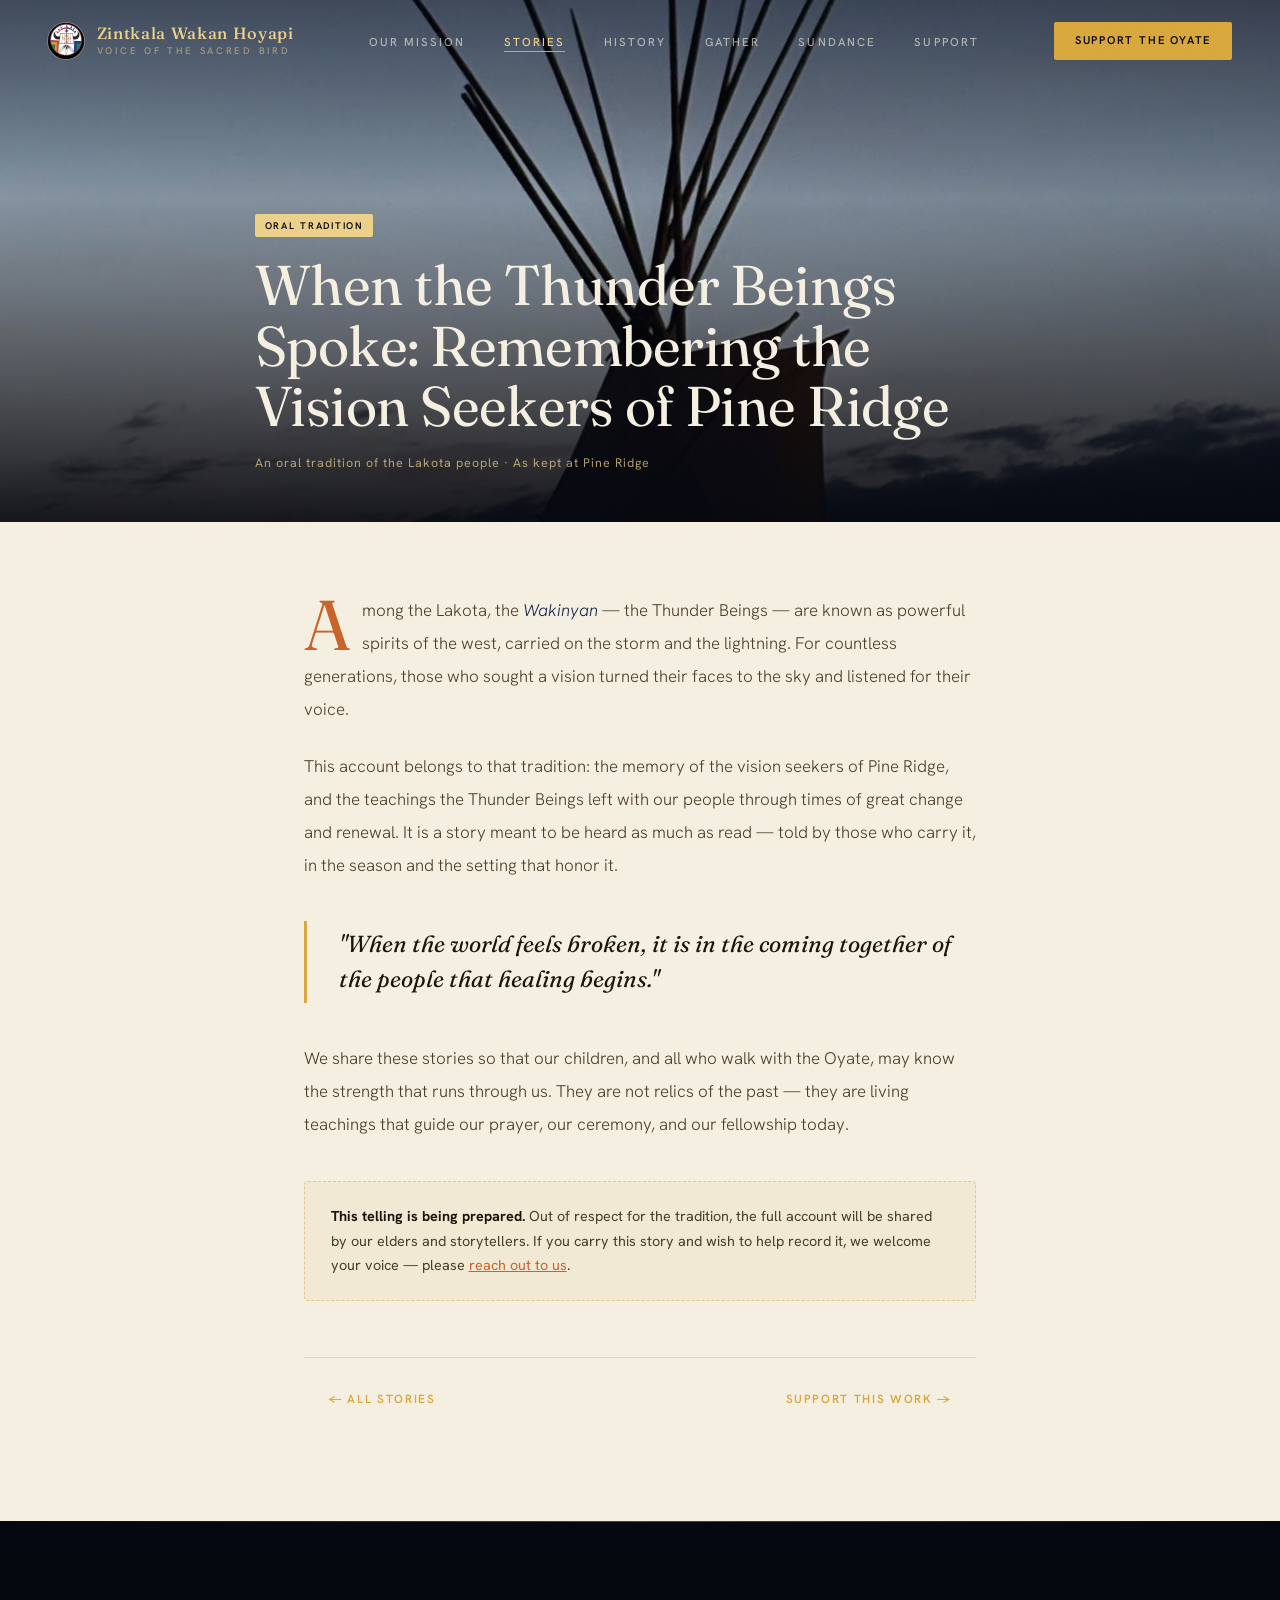
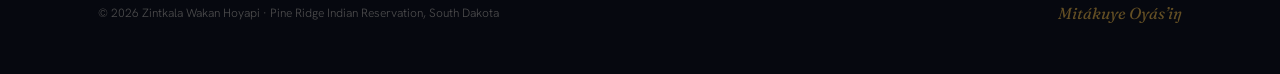
<file: stories/thunder-beings.html>
<!DOCTYPE html>
<html lang="en">
<head>
<meta charset="UTF-8">
<meta name="viewport" content="width=device-width, initial-scale=1.0">
<title>When the Thunder Beings Spoke — Zintkala Wakan Hoyapi</title>
<meta name="description" content="An oral tradition of the Wakinyan — the sacred Thunderbirds — and the vision seekers of Pine Ridge.">
<link rel="icon" type="image/jpeg" href="../assets/logo.jpg">
<link rel="preconnect" href="https://fonts.googleapis.com">
<link rel="preconnect" href="https://fonts.gstatic.com" crossorigin>
<link href="https://fonts.googleapis.com/css2?family=Fraunces:ital,opsz,wght@0,9..144,300;0,9..144,400;0,9..144,500;0,9..144,600;1,9..144,300;1,9..144,400;1,9..144,500&family=Hanken+Grotesk:wght@300;400;500;600;700&display=swap" rel="stylesheet">
<link rel="stylesheet" href="../assets/styles.css">
</head>
<body>

<nav id="nav" class="scrolled">
  <a class="nav-wordmark" href="../index.html" style="text-decoration:none;">
    <img class="nav-mark" src="../assets/logo.jpg" alt="Zintkala Wakan Hoyapi emblem">
    <div class="nav-wordmark-text">Zintkala Wakan Hoyapi<span>Voice of The Sacred Bird</span></div>
  </a>
  <ul class="nav-links">
    <li><a href="../index.html#mission">Our Mission</a></li>
    <li><a href="../stories.html" class="active">Stories</a></li>
    <li><a href="../index.html#history">History</a></li>
    <li><a href="../index.html#events">Gather</a></li>
    <li><a href="../sundance.html">Sundance</a></li>
    <li><a href="../index.html#support">Support</a></li>
  </ul>
  <a href="../index.html#support" class="nav-donate">Support the Oyate</a>
</nav>

<header class="article-hero">
  <img class="article-hero-media" src="../assets/tipi-dusk.jpg" alt="A tipi against the dusk sky at Pine Ridge">
  <div class="article-hero-scrim"></div>
  <div class="section-inner">
    <span class="article-tag">Oral Tradition</span>
    <h1>When the Thunder Beings Spoke: Remembering the Vision Seekers of Pine Ridge</h1>
    <div class="article-byline">An oral tradition of the Lakota people · As kept at Pine Ridge</div>
  </div>
</header>

<main class="article-wrap">
  <article class="prose">
    <p class="lead-para">Among the Lakota, the <span class="lakota">Wakinyan</span> — the Thunder Beings — are known as powerful spirits of the west, carried on the storm and the lightning. For countless generations, those who sought a vision turned their faces to the sky and listened for their voice.</p>

    <p>This account belongs to that tradition: the memory of the vision seekers of Pine Ridge, and the teachings the Thunder Beings left with our people through times of great change and renewal. It is a story meant to be heard as much as read — told by those who carry it, in the season and the setting that honor it.</p>

    <blockquote>"When the world feels broken, it is in the coming together of the people that healing begins."</blockquote>

    <p>We share these stories so that our children, and all who walk with the Oyate, may know the strength that runs through us. They are not relics of the past — they are living teachings that guide our prayer, our ceremony, and our fellowship today.</p>

    <div class="draft-note">
      <strong>This telling is being prepared.</strong> Out of respect for the tradition, the full account will be shared by our elders and storytellers. If you carry this story and wish to help record it, we welcome your voice — please <a href="../index.html#support" style="color:var(--ember);">reach out to us</a>.
    </div>

    <div class="article-foot">
      <a class="back-link" href="../stories.html">&larr; All Stories</a>
      <a class="back-link" href="../index.html#support">Support This Work &rarr;</a>
    </div>
  </article>
</main>

<footer>
  <div class="footer-inner">
    <div class="footer-bottom" style="border:none;padding-top:0;">
      <p class="footer-legal">&copy; 2026 Zintkala Wakan Hoyapi · Pine Ridge Indian Reservation, South Dakota</p>
      <p class="footer-lakota">Mitákuye Oyásʼiŋ</p>
    </div>
  </div>
</footer>

<script>
  const nav = document.getElementById('nav');
  window.addEventListener('scroll', () => nav.classList.toggle('scrolled', window.scrollY > 10), { passive: true });
</script>
</body>
</html>
</file>
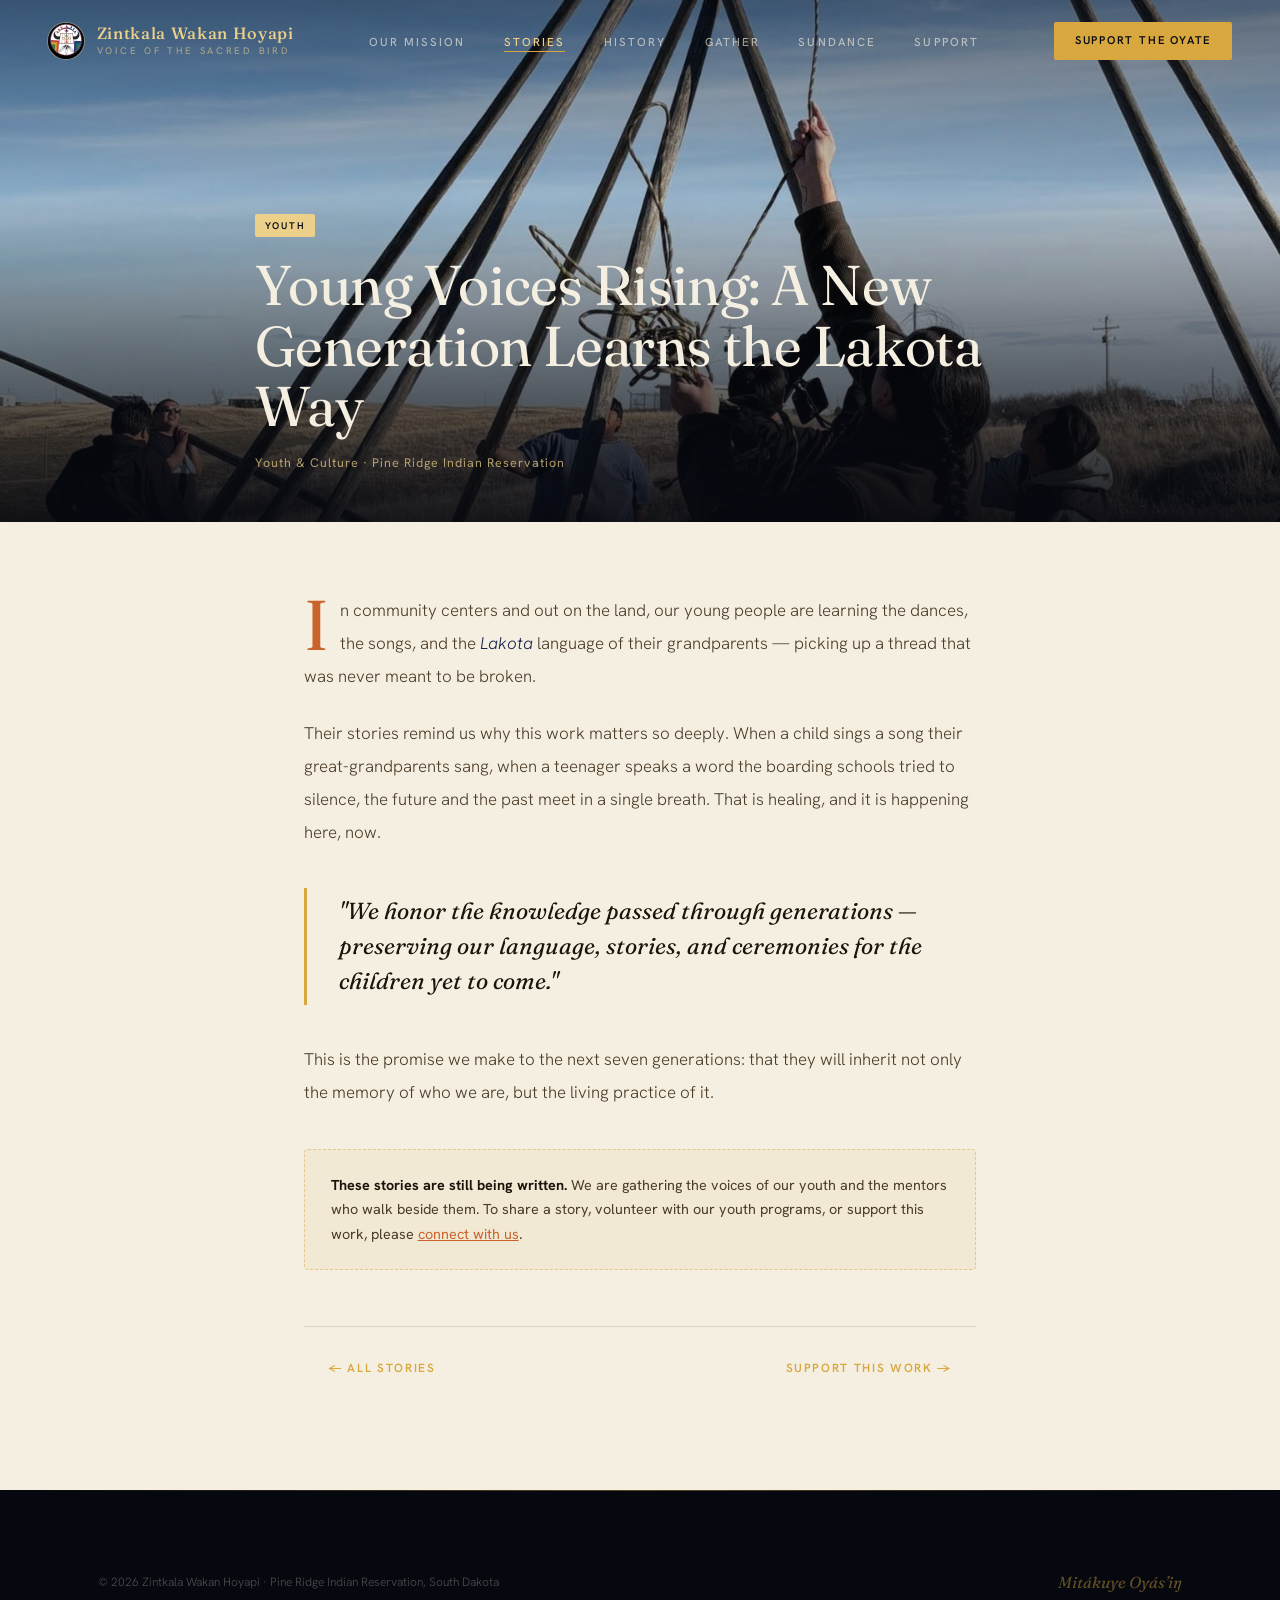
<file: stories/young-voices.html>
<!DOCTYPE html>
<html lang="en">
<head>
<meta charset="UTF-8">
<meta name="viewport" content="width=device-width, initial-scale=1.0">
<title>Young Voices Rising — Zintkala Wakan Hoyapi</title>
<meta name="description" content="A new generation at Pine Ridge learns the dances, the songs, and the language of their grandparents.">
<link rel="icon" type="image/jpeg" href="../assets/logo.jpg">
<link rel="preconnect" href="https://fonts.googleapis.com">
<link rel="preconnect" href="https://fonts.gstatic.com" crossorigin>
<link href="https://fonts.googleapis.com/css2?family=Fraunces:ital,opsz,wght@0,9..144,300;0,9..144,400;0,9..144,500;0,9..144,600;1,9..144,300;1,9..144,400;1,9..144,500&family=Hanken+Grotesk:wght@300;400;500;600;700&display=swap" rel="stylesheet">
<link rel="stylesheet" href="../assets/styles.css">
</head>
<body>

<nav id="nav" class="scrolled">
  <a class="nav-wordmark" href="../index.html" style="text-decoration:none;">
    <img class="nav-mark" src="../assets/logo.jpg" alt="Zintkala Wakan Hoyapi emblem">
    <div class="nav-wordmark-text">Zintkala Wakan Hoyapi<span>Voice of The Sacred Bird</span></div>
  </a>
  <ul class="nav-links">
    <li><a href="../index.html#mission">Our Mission</a></li>
    <li><a href="../stories.html" class="active">Stories</a></li>
    <li><a href="../index.html#history">History</a></li>
    <li><a href="../index.html#events">Gather</a></li>
    <li><a href="../sundance.html">Sundance</a></li>
    <li><a href="../index.html#support">Support</a></li>
  </ul>
  <a href="../index.html#support" class="nav-donate">Support the Oyate</a>
</nav>

<header class="article-hero">
  <img class="article-hero-media" src="../assets/community-raising.jpg" alt="Community members at Pine Ridge working together">
  <div class="article-hero-scrim"></div>
  <div class="section-inner">
    <span class="article-tag">Youth</span>
    <h1>Young Voices Rising: A New Generation Learns the Lakota Way</h1>
    <div class="article-byline">Youth &amp; Culture · Pine Ridge Indian Reservation</div>
  </div>
</header>

<main class="article-wrap">
  <article class="prose">
    <p class="lead-para">In community centers and out on the land, our young people are learning the dances, the songs, and the <span class="lakota">Lakota</span> language of their grandparents — picking up a thread that was never meant to be broken.</p>

    <p>Their stories remind us why this work matters so deeply. When a child sings a song their great-grandparents sang, when a teenager speaks a word the boarding schools tried to silence, the future and the past meet in a single breath. That is healing, and it is happening here, now.</p>

    <blockquote>"We honor the knowledge passed through generations — preserving our language, stories, and ceremonies for the children yet to come."</blockquote>

    <p>This is the promise we make to the next seven generations: that they will inherit not only the memory of who we are, but the living practice of it.</p>

    <div class="draft-note">
      <strong>These stories are still being written.</strong> We are gathering the voices of our youth and the mentors who walk beside them. To share a story, volunteer with our youth programs, or support this work, please <a href="../index.html#support" style="color:var(--ember);">connect with us</a>.
    </div>

    <div class="article-foot">
      <a class="back-link" href="../stories.html">&larr; All Stories</a>
      <a class="back-link" href="../index.html#support">Support This Work &rarr;</a>
    </div>
  </article>
</main>

<footer>
  <div class="footer-inner">
    <div class="footer-bottom" style="border:none;padding-top:0;">
      <p class="footer-legal">&copy; 2026 Zintkala Wakan Hoyapi · Pine Ridge Indian Reservation, South Dakota</p>
      <p class="footer-lakota">Mitákuye Oyásʼiŋ</p>
    </div>
  </div>
</footer>

<script>
  const nav = document.getElementById('nav');
  window.addEventListener('scroll', () => nav.classList.toggle('scrolled', window.scrollY > 10), { passive: true });
</script>
</body>
</html>
</file>
<file: assets/styles.css>
:root {
    /* Night */
    --night-0: #06080f;
    --night-1: #0a0f1f;
    --night-2: #111a33;
    --indigo:  #1a274d;
    /* Dawn */
    --ember:   #c8632a;
    --rose:    #bd6450;
    --gold:    #d8a73e;
    --gold-soft:#ecd089;
    --gold-pale:#f7ecc7;
    /* Earth / light */
    --bone:    #f5efe2;
    --bone-2:  #ece2cf;
    --sepia:   #efe3cd;
    --ink:     #1b140a;
    --ink-soft:#4a3c27;
    --ink-muted:#897659;
    --sage:    #7e9a6f;
    --line-dark: rgba(216,167,62,0.16);
    --line-light: rgba(74,60,39,0.14);
  }

  *, *::before, *::after { margin: 0; padding: 0; box-sizing: border-box; }
  html { scroll-behavior: smooth; -webkit-font-smoothing: antialiased; }
  body {
    font-family: 'Hanken Grotesk', sans-serif;
    background: var(--bone);
    color: var(--ink);
    overflow-x: hidden;
    line-height: 1.6;
  }
  ::selection { background: var(--gold); color: var(--night-0); }
  img, svg { display: block; max-width: 100%; }

  /* Film grain — atmosphere over everything */
  body::after {
    content: ''; position: fixed; inset: 0; z-index: 9000; pointer-events: none;
    opacity: 0.05; mix-blend-mode: overlay;
    background-image: url("data:image/svg+xml,%3Csvg xmlns='http://www.w3.org/2000/svg' width='160' height='160'%3E%3Cfilter id='n'%3E%3CfeTurbulence type='fractalNoise' baseFrequency='0.85' numOctaves='2' stitchTiles='stitch'/%3E%3C/filter%3E%3Crect width='100%25' height='100%25' filter='url(%23n)'/%3E%3C/svg%3E");
  }

  /* ============ NAV ============ */
  nav {
    position: fixed; top: 0; left: 0; right: 0; z-index: 200;
    padding: 1.4rem 3rem;
    display: flex; align-items: center; justify-content: space-between;
    transition: padding .5s ease, background .5s ease, border-color .5s ease, backdrop-filter .5s ease;
    border-bottom: 1px solid transparent;
  }
  nav.scrolled {
    padding: 0.9rem 3rem;
    background: rgba(8,11,20,0.82);
    backdrop-filter: blur(14px) saturate(1.2);
    border-bottom: 1px solid rgba(216,167,62,0.16);
  }
  .nav-wordmark { display:flex; align-items:center; gap:.8rem; }
  .nav-mark { width: 36px; height: 36px; flex-shrink:0; border-radius:50%; object-fit:cover; box-shadow:0 0 0 1px rgba(236,208,137,0.35); }
  .nav-wordmark-text { font-family: 'Fraunces', serif; font-size: 1.02rem; font-weight: 500; color: var(--gold-soft); letter-spacing: 0.04em; line-height: 1.1; }
  .nav-wordmark-text span { display: block; font-family:'Hanken Grotesk',sans-serif; font-style: normal; font-size: 0.6rem; font-weight:500; color: rgba(236,208,137,0.55); letter-spacing: 0.28em; text-transform: uppercase; margin-top: 3px; }
  .nav-links { display: flex; gap: 2.4rem; list-style: none; }
  .nav-links a { position:relative; font-size: 0.72rem; font-weight: 500; letter-spacing: 0.18em; text-transform: uppercase; color: rgba(245,239,226,0.62); text-decoration: none; transition: color 0.3s; padding-bottom:3px; }
  .nav-links a::after { content:''; position:absolute; left:0; bottom:0; width:0; height:1px; background:var(--gold); transition:width .35s ease; }
  .nav-links a:hover { color: var(--gold-soft); }
  .nav-links a:hover::after, .nav-links a.active::after { width:100%; }
  .nav-links a.active { color: var(--gold-soft); }
  .nav-donate {
    font-size: 0.7rem; font-weight: 600; letter-spacing: 0.16em; text-transform: uppercase;
    color: var(--night-0); background: var(--gold); padding: 0.6rem 1.3rem; border-radius: 2px;
    text-decoration: none; transition: transform .3s ease, box-shadow .3s ease, background .3s;
    box-shadow: 0 0 0 rgba(216,167,62,0);
  }
  .nav-donate:hover { background: var(--gold-soft); transform: translateY(-1px); box-shadow: 0 8px 24px -8px rgba(216,167,62,0.6); }

  /* ============ HERO ============ */
  .hero {
    min-height: 100vh; display: flex; flex-direction: column; align-items: center; justify-content: center;
    position: relative; text-align: center; padding: 9rem 2rem 6rem;
    background: var(--night-0);
    overflow: hidden;
  }
  /* tipi-at-dusk photo, parallaxed */
  .hero-bg { position:absolute; inset:-8% 0 0 0; will-change: transform;
    background: url('assets/tipi-dusk.jpg') center 58% / cover no-repeat; }
  /* gradient scrim keeps type legible + deepens the dusk */
  .hero-scrim { position:absolute; inset:0; pointer-events:none;
    background:
      linear-gradient(180deg, rgba(6,8,15,0.82) 0%, rgba(6,8,15,0.32) 30%, rgba(6,8,15,0.42) 62%, rgba(6,8,15,0.93) 100%),
      radial-gradient(120% 80% at 50% 116%, rgba(200,99,42,0.30) 0%, rgba(189,100,80,0) 52%); }

  .hero-content { position: relative; z-index: 3; display:flex; flex-direction:column; align-items:center; }
  .hero-bird { position:relative; margin-bottom: 2rem; animation: float 7s ease-in-out infinite; }
  @keyframes float { 0%,100%{transform:translateY(0)} 50%{transform:translateY(-14px)} }
  .hero-logo { width: 124px; height: 124px; border-radius: 50%; object-fit: cover;
    box-shadow: 0 0 0 1px rgba(236,208,137,0.45), 0 0 60px -6px rgba(216,167,62,0.55), 0 18px 40px -10px rgba(0,0,0,0.6); }
  .hero-logo-ring { position:absolute; top:50%; left:50%; width:152px; height:152px; transform:translate(-50%,-50%);
    border:1px solid rgba(236,208,137,0.28); border-radius:50%; animation: ring-pulse 4.5s ease-in-out infinite; }
  @keyframes ring-pulse { 0%,100%{opacity:.55; transform:translate(-50%,-50%) scale(1)} 50%{opacity:1; transform:translate(-50%,-50%) scale(1.04)} }

  .hero-eyebrow {
    font-size: 0.68rem; font-weight: 600; letter-spacing: 0.4em; text-transform: uppercase;
    color: rgba(236,208,137,0.7); margin-bottom: 1.8rem;
    display:flex; align-items:center; gap:14px;
  }
  .hero-eyebrow::before, .hero-eyebrow::after { content:''; width:30px; height:1px; background:rgba(236,208,137,0.4); }

  .hero-title { font-family:'Fraunces', serif; font-weight: 400; font-optical-sizing:auto;
    font-size: clamp(2.9rem, 8vw, 6.8rem); line-height: 0.98; letter-spacing: -0.01em;
    color: var(--bone);
    background: linear-gradient(180deg, #fbf6ea 0%, #ecd089 100%);
    -webkit-background-clip: text; background-clip: text; -webkit-text-fill-color: transparent;
  }
  .hero-title .line { display:block; overflow:hidden; }
  .hero-title .line > span { display:block; }
  .hero-sub { font-family:'Fraunces', serif; font-style: italic; font-weight: 400;
    font-size: clamp(1.15rem, 2.6vw, 1.75rem); color: var(--gold-soft);
    letter-spacing: 0.04em; margin-top: 0.7rem; }
  .hero-intro { font-size: 1rem; font-weight: 300; color: rgba(245,239,226,0.72); max-width: 540px;
    line-height: 1.9; margin-top: 2.2rem; }
  .hero-cta-group { display: flex; gap: 1rem; justify-content: center; margin-top: 2.6rem; flex-wrap:wrap; }

  .btn-primary { font-size: 0.74rem; font-weight: 600; letter-spacing: 0.16em; text-transform: uppercase;
    color: var(--night-0); background: var(--gold); padding: 0.95rem 2.3rem; border-radius: 2px;
    text-decoration: none; transition: transform .3s ease, box-shadow .3s ease, background .3s; display:inline-block; border:none; cursor:pointer; }
  .btn-primary:hover { background: var(--gold-soft); transform: translateY(-2px); box-shadow:0 14px 30px -12px rgba(216,167,62,0.65); }
  .btn-outline { font-size: 0.74rem; font-weight: 500; letter-spacing: 0.16em; text-transform: uppercase;
    color: rgba(245,239,226,0.85); background: transparent; padding: 0.95rem 2.3rem; border-radius: 2px;
    text-decoration: none; border: 1px solid rgba(245,239,226,0.28); transition: all 0.3s; display:inline-block; }
  .btn-outline:hover { border-color: var(--gold-soft); color: var(--gold-soft); transform: translateY(-2px); }

  .scroll-hint { position: absolute; bottom: 2.2rem; left: 50%; transform: translateX(-50%);
    display: flex; flex-direction: column; align-items: center; gap: 8px; z-index:3; }
  .scroll-hint span { font-size: 0.6rem; letter-spacing: 0.3em; text-transform: uppercase; color: rgba(236,208,137,0.55); }
  .scroll-line { width: 1px; height: 44px; background: linear-gradient(to bottom, rgba(236,208,137,0.7), transparent); position:relative; overflow:hidden; }
  .scroll-line::after { content:''; position:absolute; top:-50%; left:0; width:100%; height:50%; background:var(--gold-soft); animation:scroll-run 2.2s cubic-bezier(.7,0,.3,1) infinite; }
  @keyframes scroll-run { 0%{top:-50%} 100%{top:100%} }

  /* ============ SECTION SCAFFOLD ============ */
  section { position: relative; }
  .section-inner { max-width: 1180px; margin: 0 auto; padding: 0 3rem; }
  .section-label { font-size: 0.66rem; font-weight: 600; letter-spacing: 0.26em; text-transform: uppercase;
    color: var(--gold); margin-bottom: 1.4rem; display: flex; align-items: center; gap: 14px; }
  .section-label::before { content: ''; width: 30px; height: 1px; background: var(--gold); flex-shrink: 0; }
  .section-heading { font-family: 'Fraunces', serif; font-weight: 400; line-height: 1.08; letter-spacing:-0.01em; }
  .lead-dawn { color: var(--gold); }

  /* dawn horizon divider that recurs between sections */
  .horizon-rule { height:1px; background:linear-gradient(to right, transparent, rgba(216,167,62,0.55), transparent); position:relative; }

  /* ============ MISSION ============ */
  #mission { background: var(--bone); padding: 9rem 0; position:relative; }
  #mission .ghost-num { position:absolute; top:5rem; right:3rem; font-family:'Fraunces',serif; font-weight:300; font-size:13rem; line-height:1; color:rgba(74,60,39,0.05); pointer-events:none; z-index:0; }
  .mission-layout { display: grid; grid-template-columns: 1.05fr 0.95fr; gap: 5rem; align-items: center; position:relative; z-index:1; }
  .mission-text .section-heading { font-size: clamp(2.3rem, 4vw, 3.6rem); color: var(--ink); margin-bottom: 2rem; }
  .mission-text .section-heading em { font-style: italic; color: var(--indigo); }
  .mission-text p { font-size: 1rem; font-weight: 300; line-height: 1.95; color: var(--ink-soft); margin-bottom: 1.2rem; }
  .mission-figure { position:relative; }
  .mission-figure svg, .mission-photo { border-radius: 4px; box-shadow: 0 30px 60px -30px rgba(11,18,40,0.55); }
  .mission-photo { width: 100%; aspect-ratio: 4 / 5; object-fit: cover; object-position: center 35%; display: block; }
  .figure-caption { position:absolute; bottom:-1px; left:-1px; right:-1px;
    background:linear-gradient(to top, rgba(6,8,15,0.85), transparent);
    padding:2rem 1.5rem 1.2rem; border-radius:0 0 4px 4px;
    font-size:0.72rem; letter-spacing:0.18em; text-transform:uppercase; color:rgba(236,208,137,0.7); }

  /* ============ VALUES (editorial list) ============ */
  #values { background: var(--night-1); padding: 8rem 0; overflow: hidden; position:relative;
    background-image: radial-gradient(110% 70% at 50% 0%, rgba(26,39,77,0.9) 0%, var(--night-1) 60%); }
  #values .section-label { color: rgba(236,208,137,0.8); }
  #values .section-label::before { background: rgba(236,208,137,0.8); }
  .values-head { display:flex; justify-content:space-between; align-items:flex-end; flex-wrap:wrap; gap:2rem; margin-bottom: 3.5rem; }
  .values-head .section-heading { font-size: clamp(2.1rem, 3.4vw, 3rem); color: var(--bone); max-width: 16ch; }
  .values-head .section-heading em { font-style:italic; color:var(--gold-soft); }
  .values-head p { font-size:0.92rem; font-weight:300; color:rgba(245,239,226,0.5); max-width:32ch; line-height:1.8; }

  .value-row { display: grid; grid-template-columns: 4.5rem 1fr 2.5fr auto; gap: 2rem; align-items: center;
    padding: 2.2rem 1.5rem; border-top: 1px solid var(--line-dark); position:relative;
    transition: background .4s ease, padding-left .4s ease; cursor: default; }
  .value-row:last-child { border-bottom: 1px solid var(--line-dark); }
  .value-row::before { content:''; position:absolute; left:0; top:0; bottom:0; width:2px; background:var(--gold); transform:scaleY(0); transform-origin:top; transition:transform .4s ease; }
  .value-row:hover { background: rgba(26,39,77,0.5); padding-left: 2.2rem; }
  .value-row:hover::before { transform:scaleY(1); }
  .value-index { font-family:'Fraunces',serif; font-weight:300; font-size:1.6rem; color:rgba(236,208,137,0.45); transition:color .4s; }
  .value-row:hover .value-index { color:var(--gold); }
  .value-term { font-family:'Fraunces',serif; font-weight:400; font-size:1.7rem; color:var(--gold-soft); line-height:1.15; }
  .value-term span { display:block; font-family:'Hanken Grotesk',sans-serif; font-size:0.64rem; font-weight:600; letter-spacing:0.22em; text-transform:uppercase; color:rgba(245,239,226,0.4); margin-top:0.4rem; }
  .value-desc { font-size: 0.92rem; font-weight: 300; color: rgba(245,239,226,0.62); line-height: 1.8; }
  .value-glyph { width: 46px; height: 46px; opacity:0.85; transition:transform .4s ease; }
  .value-row:hover .value-glyph { transform: rotate(8deg) scale(1.08); }

  /* ============ STORIES (magazine) ============ */
  #stories { background: var(--bone); padding: 9rem 0; }
  .stories-header { display: flex; justify-content: space-between; align-items: flex-end; margin-bottom: 3.5rem; gap:2rem; flex-wrap:wrap; }
  .stories-heading { font-size: clamp(2.3rem, 4vw, 3.6rem); color: var(--ink); }
  .stories-heading em { font-style: italic; color: var(--sage); display: block; }
  .view-all { font-size: 0.72rem; font-weight: 600; letter-spacing: 0.16em; text-transform: uppercase;
    color: var(--gold); text-decoration: none; border-bottom: 1px solid rgba(216,167,62,0.4);
    padding-bottom: 3px; transition: gap .3s, color .3s; white-space: nowrap; display:inline-flex; gap:6px; align-items:center; }
  .view-all:hover { color: var(--ember); gap:12px; }
  .stories-grid { display: grid; grid-template-columns: 1.5fr 1fr; gap: 1.5rem; }
  .stories-col { display:flex; flex-direction:column; gap:1.5rem; }
  .story-card { position: relative; overflow: hidden; border-radius: 4px; cursor: pointer;
    box-shadow: 0 16px 36px -24px rgba(11,18,40,0.5); transition: transform .45s cubic-bezier(.2,.7,.3,1), box-shadow .45s; }
  .story-card:hover { transform: translateY(-5px); box-shadow: 0 28px 50px -24px rgba(11,18,40,0.6); }
  .story-media { position:absolute; inset:0; transition: transform .7s cubic-bezier(.2,.7,.3,1); }
  .story-card:hover .story-media { transform: scale(1.06); }
  .story-card.featured { min-height: 520px; display:flex; }
  .story-card.small { min-height: 248px; display:flex; }
  .story-overlay { position: relative; z-index:2; margin-top:auto; width:100%;
    padding: 2.4rem 2rem 2rem; background: linear-gradient(to top, rgba(6,8,15,0.92) 8%, rgba(6,8,15,0.55) 55%, transparent); }
  .story-tag { display:inline-block; font-size: 0.6rem; font-weight: 600; letter-spacing: 0.2em; text-transform: uppercase;
    color: var(--night-0); background: var(--gold-soft); padding: 0.3rem 0.7rem; border-radius:2px; margin-bottom: 0.9rem; }
  .story-title { font-family: 'Fraunces', serif; font-weight: 400; color: var(--bone); line-height: 1.18; margin-bottom: 0.7rem; }
  .story-card.featured .story-title { font-size: 1.9rem; }
  .story-card.small .story-title { font-size: 1.2rem; }
  .story-excerpt { font-size: 0.85rem; font-weight: 300; color: rgba(245,239,226,0.62); line-height: 1.7; }
  .story-card.small .story-excerpt { display:none; }

  /* ============ HISTORY (dramatic, dark sepia) ============ */
  #history { background: var(--night-0); padding: 9rem 0; position:relative;
    background-image: radial-gradient(100% 60% at 80% 0%, rgba(200,99,42,0.1) 0%, transparent 55%); }
  #history .section-label { color: rgba(236,208,137,0.8); }
  #history .section-label::before { background: rgba(236,208,137,0.8); }
  .history-layout { display: grid; grid-template-columns: 0.9fr 1.1fr; gap: 5rem; align-items: start; }
  .history-text { position:sticky; top: 7rem; }
  .history-text .section-heading { font-size: clamp(2.1rem, 3.4vw, 3rem); color: var(--bone); margin-bottom: 2rem; }
  .history-text .section-heading em { font-style: italic; color: var(--ember); display: block; }
  .history-text p { font-size: 0.96rem; font-weight: 300; line-height: 1.95; color: rgba(245,239,226,0.6); margin-bottom: 1.2rem; }
  .timeline { position: relative; padding-left: 2.5rem; }
  .timeline::before { content: ''; position: absolute; top: 10px; left: 0; bottom: 10px; width: 1px;
    background: linear-gradient(to bottom, var(--gold), rgba(216,167,62,0.08)); }
  .timeline-item { position: relative; padding-bottom: 3rem; }
  .timeline-item:last-child { padding-bottom: 0; }
  .timeline-item::before { content: ''; position: absolute; left: -2.5rem; top: 12px; width: 11px; height: 11px;
    border-radius: 50%; background: var(--night-0); border:1px solid var(--gold); transform: translateX(-5px); transition: box-shadow .4s; }
  .timeline-item:hover::before { background: var(--gold); box-shadow: 0 0 16px 2px rgba(216,167,62,0.6); }
  .timeline-year { font-family:'Fraunces',serif; font-weight:300; font-size: 1.5rem; color: var(--gold-soft); margin-bottom: 0.3rem; line-height:1; }
  .timeline-event { font-family: 'Fraunces', serif; font-style:italic; font-size: 1.15rem; font-weight: 400; color: var(--bone); margin-bottom: 0.5rem; }
  .timeline-desc { font-size: 0.88rem; font-weight: 300; color: rgba(245,239,226,0.5); line-height: 1.8; }

  /* ============ EVENTS ============ */
  #events { background: var(--night-2); padding: 8rem 0; position:relative;
    background-image: radial-gradient(110% 70% at 50% 120%, rgba(200,99,42,0.16) 0%, transparent 55%); }
  #events .section-label { color: rgba(236,208,137,0.8); }
  #events .section-label::before { background: rgba(236,208,137,0.8); }
  .events-heading { font-size: clamp(2.1rem, 3.4vw, 3rem); color: var(--bone); margin-bottom: 3.5rem; }
  .events-heading em { font-style:italic; color:var(--gold-soft); }
  .events-list { display: flex; flex-direction: column; }
  .event-row { display: grid; grid-template-columns: 90px 1fr auto; align-items: center; gap: 2.5rem;
    padding: 1.9rem 1.5rem; border-top: 1px solid var(--line-dark); transition: background .35s, padding-left .35s; cursor: pointer; }
  .event-row:last-child { border-bottom: 1px solid var(--line-dark); }
  .event-row:hover { background: rgba(26,39,77,0.45); padding-left: 2.2rem; }
  .event-date { text-align: center; border-right:1px solid var(--line-dark); padding-right:1rem; }
  .event-day { font-family: 'Fraunces', serif; font-size: 2.6rem; font-weight: 300; color: var(--gold-soft); line-height: 0.9; }
  .event-month { font-size: 0.62rem; font-weight: 600; letter-spacing: 0.22em; text-transform: uppercase; color: rgba(236,208,137,0.55); margin-top:4px; }
  .event-tag { font-size: 0.62rem; font-weight: 600; letter-spacing: 0.18em; text-transform: uppercase; color: var(--sage); margin-bottom: 0.4rem; }
  .event-name { font-family: 'Fraunces', serif; font-size: 1.3rem; font-weight: 400; color: var(--bone); margin-bottom: 0.25rem; }
  .event-location { font-size: 0.84rem; font-weight: 300; color: rgba(245,239,226,0.45); }
  .event-arrow { color: rgba(216,167,62,0.45); font-size: 1.2rem; transition: color .3s, transform .3s; }
  .event-row:hover .event-arrow { color: var(--gold-soft); transform: translateX(6px); }

  /* ============ SUPPORT ============ */
  #support { background: var(--bone); padding: 9rem 0; }
  .support-layout { display: grid; grid-template-columns: 1fr 1fr; gap: 5rem; align-items: center; }
  .support-text .section-heading { font-size: clamp(2.3rem, 4vw, 3.4rem); color: var(--ink); margin-bottom: 1.6rem; }
  .support-text .section-heading em { font-style: italic; color: var(--indigo); }
  .support-text p { font-size: 1rem; font-weight: 300; line-height: 1.95; color: var(--ink-soft); margin-bottom: 1.2rem; }
  .support-quote { margin-top: 2rem; padding: 1.6rem 2rem; border-left: 3px solid var(--gold);
    background: rgba(216,167,62,0.07); }
  .support-quote p { font-family: 'Fraunces', serif; font-size: 1.3rem; font-style: italic; color: var(--ink);
    font-weight: 400; line-height: 1.55; margin: 0; }
  .support-form-panel { background: var(--night-1); padding: 3rem; border-radius: 6px; position: relative; overflow: hidden;
    box-shadow: 0 40px 80px -40px rgba(11,18,40,0.6); }
  .support-form-panel::before { content: ''; position: absolute; top: 0; left: 0; right: 0; height: 3px;
    background: linear-gradient(to right, var(--ember), var(--gold), var(--sage)); }
  .form-heading { font-family: 'Fraunces', serif; font-size: 1.7rem; font-weight: 400; color: var(--bone); margin-bottom: 0.4rem; }
  .form-sub { font-size: 0.82rem; color: rgba(245,239,226,0.45); margin-bottom: 2rem; font-weight: 300; }
  .amount-grid { display: grid; grid-template-columns: repeat(3, 1fr); gap: 8px; margin-bottom: 1.5rem; }
  .amount-btn { padding: 0.85rem; text-align: center; font-family: 'Fraunces', serif; font-size: 1.15rem; font-weight: 400;
    color: rgba(245,239,226,0.72); background: rgba(255,255,255,0.05); border: 1px solid rgba(216,167,62,0.2);
    border-radius: 3px; cursor: pointer; transition: all 0.2s; }
  .amount-btn:hover, .amount-btn.active { background: rgba(216,167,62,0.16); border-color: var(--gold); color: var(--gold-soft); }
  .form-input { width: 100%; padding: 0.9rem 1rem; background: rgba(255,255,255,0.05); border: 1px solid rgba(216,167,62,0.2);
    border-radius: 3px; color: var(--bone); font-family: 'Hanken Grotesk', sans-serif; font-size: 0.9rem; font-weight: 300;
    margin-bottom: 1rem; outline: none; transition: border-color 0.2s, background .2s; }
  .form-input::placeholder { color: rgba(245,239,226,0.3); }
  .form-input:focus { border-color: var(--gold); background: rgba(255,255,255,0.08); }
  .donate-submit { width: 100%; padding: 1.05rem; background: var(--gold); color: var(--night-0);
    font-family: 'Hanken Grotesk', sans-serif; font-size: 0.78rem; font-weight: 700; letter-spacing: 0.16em;
    text-transform: uppercase; border: none; border-radius: 3px; cursor: pointer; transition: background 0.3s, transform .3s; }
  .donate-submit:hover { background: var(--gold-soft); transform: translateY(-1px); }
  .form-fine { font-size: 0.7rem; color: rgba(245,239,226,0.3); text-align: center; margin-top: 1rem; line-height: 1.6; }

  /* ============ FOOTER ============ */
  footer { background: var(--night-0); padding: 5rem 0 3rem; position:relative; }
  footer::before { content:''; position:absolute; top:0; left:0; right:0; height:1px;
    background:linear-gradient(to right, transparent, rgba(216,167,62,0.4), transparent); }
  .footer-inner { max-width: 1180px; margin: 0 auto; padding: 0 3rem; }
  .footer-grid { display: grid; grid-template-columns: 2fr 1fr 1fr 1fr; gap: 4rem; margin-bottom: 4rem; }
  .footer-logo { width: 60px; height: 60px; border-radius: 50%; object-fit: cover; margin-bottom: 1.2rem; box-shadow: 0 0 0 1px rgba(236,208,137,0.3); }
  .footer-brand-name { font-family: 'Fraunces', serif; font-size: 1.3rem; font-weight: 500; color: var(--gold-soft); letter-spacing: 0.02em; margin-bottom: 0.3rem; }
  .footer-brand-sub { font-style: italic; font-family: 'Fraunces', serif; font-size: 0.92rem; color: rgba(216,167,62,0.45); margin-bottom: 1.4rem; }
  .footer-about { font-size: 0.85rem; font-weight: 300; color: rgba(245,239,226,0.4); line-height: 1.85; max-width: 300px; }
  .footer-col-title { font-size: 0.64rem; font-weight: 600; letter-spacing: 0.22em; text-transform: uppercase; color: rgba(216,167,62,0.55); margin-bottom: 1.3rem; }
  .footer-links { list-style: none; display: flex; flex-direction: column; gap: 0.7rem; }
  .footer-links a { font-size: 0.87rem; font-weight: 300; color: rgba(245,239,226,0.42); text-decoration: none; transition: color 0.2s, padding-left .2s; }
  .footer-links a:hover { color: var(--gold-soft); padding-left: 4px; }
  .footer-bottom { padding-top: 2rem; border-top: 1px solid rgba(216,167,62,0.1); display: flex; justify-content: space-between; align-items: center; gap:1rem; flex-wrap:wrap; }
  .footer-legal { font-size: 0.75rem; color: rgba(245,239,226,0.3); font-weight: 300; }
  .footer-lakota { font-family: 'Fraunces', serif; font-style: italic; font-size: 1rem; color: rgba(216,167,62,0.45); }

  /* ============ SECTION DOT NAV ============ */
  .dot-nav { position: fixed; right: 1.6rem; top: 50%; transform: translateY(-50%); z-index: 150;
    display: flex; flex-direction: column; gap: 1rem; }
  .dot-nav a { width: 8px; height: 8px; border-radius: 50%; background: rgba(137,118,89,0.4);
    transition: all .3s; position: relative; }
  .dot-nav a.active { background: var(--gold); transform: scale(1.3); box-shadow:0 0 10px rgba(216,167,62,0.6); }
  .dot-nav a::after { content: attr(data-label); position: absolute; right: 20px; top: 50%; transform: translateY(-50%);
    font-size: 0.62rem; letter-spacing: 0.14em; text-transform: uppercase; color: var(--ink-muted);
    white-space: nowrap; opacity: 0; pointer-events: none; transition: opacity .3s; }
  .dot-nav a:hover::after { opacity: 1; }

  /* ============ REVEAL ============ */
  .reveal { opacity: 0; transform: translateY(28px); transition: opacity 0.9s cubic-bezier(.2,.7,.3,1), transform 0.9s cubic-bezier(.2,.7,.3,1); }
  .reveal.visible { opacity: 1; transform: none; }

  /* ============ HERO LOAD ============ */
  .hero-bird, .hero-eyebrow, .hero-title .line > span, .hero-sub, .hero-intro, .hero-cta-group {
    opacity: 0; transform: translateY(26px); animation: heroIn 1s cubic-bezier(.2,.7,.3,1) forwards; }
  .hero-bird { animation-delay: .1s; }
  .hero-eyebrow { animation-delay: .35s; }
  .hero-title .line:nth-child(1) > span { animation-delay: .5s; }
  .hero-title .line:nth-child(2) > span { animation-delay: .62s; }
  .hero-sub { animation-delay: .8s; }
  .hero-intro { animation-delay: .95s; }
  .hero-cta-group { animation-delay: 1.1s; }
  @keyframes heroIn { to { opacity: 1; transform: none; } }

  @media (prefers-reduced-motion: reduce) {
    *, *::before, *::after { animation: none !important; transition: none !important; }
    .reveal { opacity:1; transform:none; }
  }

  /* ============ RESPONSIVE ============ */
  @media (max-width: 1000px) {
    .dot-nav { display: none; }
    .stories-grid { grid-template-columns: 1fr; }
    .history-text { position: static; }
  }
  @media (max-width: 860px) {
    nav, nav.scrolled { padding: 1rem 1.4rem; }
    .nav-links { display: none; }
    .section-inner { padding: 0 1.5rem; }
    .mission-layout, .history-layout, .support-layout { grid-template-columns: 1fr; gap: 3rem; }
    #mission .ghost-num { font-size: 7rem; top: 2rem; right: 1rem; }
    .value-row { grid-template-columns: 3rem 1fr; gap: 1rem 1.5rem; padding: 1.8rem 0; }
    .value-row .value-desc { grid-column: 2 / -1; }
    .value-glyph { display: none; }
    .value-row:hover { padding-left: 0.8rem; }
    .footer-grid { grid-template-columns: 1fr 1fr; gap: 2.5rem; }
    .event-row { grid-template-columns: 70px 1fr; gap: 1.3rem; }
    .event-arrow { display: none; }
  }

  /* ============ SUBPAGE HEADER ============ */
  .page-header { position:relative; padding: 11rem 0 4rem; background: var(--night-0); overflow:hidden;
    background-image: radial-gradient(120% 85% at 50% 0%, rgba(26,39,77,0.75), var(--night-0) 62%); }
  .page-header .section-inner { position:relative; z-index:2; }
  .breadcrumb { font-size:0.7rem; letter-spacing:0.16em; text-transform:uppercase; color:rgba(245,239,226,0.4); margin-bottom:1.4rem; }
  .breadcrumb a { color:rgba(236,208,137,0.75); text-decoration:none; }
  .breadcrumb a:hover { color:var(--gold-soft); }
  .page-eyebrow { font-size:0.66rem; font-weight:600; letter-spacing:0.3em; text-transform:uppercase; color:rgba(236,208,137,0.7); margin-bottom:1.1rem; display:flex; align-items:center; gap:14px; }
  .page-eyebrow::before { content:''; width:30px; height:1px; background:rgba(236,208,137,0.6); }
  .page-title { font-family:'Fraunces',serif; font-weight:400; font-size:clamp(2.6rem,6vw,4.6rem); line-height:1.02; letter-spacing:-0.01em;
    color:var(--bone); background:linear-gradient(180deg,#fbf6ea,#ecd089); -webkit-background-clip:text; background-clip:text; -webkit-text-fill-color:transparent; }
  .page-title em { font-style:italic; }
  .page-lead { font-size:1.02rem; font-weight:300; color:rgba(245,239,226,0.66); max-width:62ch; line-height:1.9; margin-top:1.4rem; }

  /* ============ ARTICLE INDEX ============ */
  #article-index { background: var(--bone); padding: 5rem 0 8rem; }
  .article-grid { display:grid; grid-template-columns:repeat(auto-fill,minmax(320px,1fr)); gap:2.5rem; }
  .article-card { display:flex; flex-direction:column; background:#fff; border-radius:5px; overflow:hidden; text-decoration:none;
    box-shadow:0 18px 40px -28px rgba(11,18,40,0.5); transition:transform .4s cubic-bezier(.2,.7,.3,1), box-shadow .4s; }
  .article-card:hover { transform:translateY(-6px); box-shadow:0 30px 55px -28px rgba(11,18,40,0.55); }
  .article-thumb { aspect-ratio:3/2; position:relative; overflow:hidden; }
  .article-thumb > div, .article-thumb > img { position:absolute; inset:0; width:100%; height:100%; object-fit:cover; transition:transform .7s cubic-bezier(.2,.7,.3,1); }
  .article-card:hover .article-thumb > div, .article-card:hover .article-thumb > img { transform:scale(1.07); }
  .article-body { padding:1.8rem 1.8rem 2rem; display:flex; flex-direction:column; flex:1; }
  .article-meta { display:flex; gap:0.8rem; align-items:center; margin-bottom:0.9rem; }
  .article-tag { font-size:0.6rem; font-weight:600; letter-spacing:0.18em; text-transform:uppercase; color:var(--night-0); background:var(--gold-soft); padding:0.25rem 0.6rem; border-radius:2px; }
  .article-date { font-size:0.72rem; letter-spacing:0.06em; color:var(--ink-muted); }
  .article-card .article-title { font-family:'Fraunces',serif; font-weight:400; font-size:1.4rem; line-height:1.22; color:var(--ink); margin-bottom:0.7rem; }
  .article-card .article-excerpt { font-size:0.88rem; font-weight:300; color:var(--ink-soft); line-height:1.7; margin-bottom:1.2rem; }
  .article-readmore { margin-top:auto; font-size:0.7rem; font-weight:600; letter-spacing:0.14em; text-transform:uppercase; color:var(--gold); display:inline-flex; gap:6px; transition:gap .3s, color .3s; }
  .article-card:hover .article-readmore { gap:12px; color:var(--ember); }

  /* ============ ARTICLE (single) ============ */
  .article-hero { position:relative; height:58vh; min-height:400px; overflow:hidden; background:var(--night-1); display:flex; align-items:flex-end; }
  .article-hero-media { position:absolute; inset:0; width:100%; height:100%; object-fit:cover; }
  .article-hero-scrim { position:absolute; inset:0; background:linear-gradient(180deg, rgba(6,8,15,0.55) 0%, rgba(6,8,15,0.2) 38%, rgba(6,8,15,0.93) 100%); }
  .article-hero .section-inner { position:relative; z-index:2; padding-bottom:3rem; }
  .article-hero .article-tag { display:inline-block; margin-bottom:1.1rem; }
  .article-hero h1 { font-family:'Fraunces',serif; font-weight:400; font-size:clamp(2rem,4.6vw,3.5rem); line-height:1.08; letter-spacing:-0.01em; color:var(--bone); max-width:22ch; }
  .article-hero .article-byline { color:rgba(236,208,137,0.72); margin-top:1.1rem; font-size:0.78rem; letter-spacing:0.08em; }
  .article-wrap { background:var(--bone); padding:4.5rem 0 7rem; }
  .prose { max-width:720px; margin:0 auto; padding:0 1.5rem; }
  .prose p { font-size:1.06rem; font-weight:300; line-height:1.95; color:var(--ink-soft); margin-bottom:1.5rem; }
  .prose p.lead-para::first-letter { font-family:'Fraunces',serif; font-weight:400; float:left; font-size:4.4rem; line-height:0.74; padding:0.32rem 0.7rem 0 0; color:var(--ember); }
  .prose h2 { font-family:'Fraunces',serif; font-weight:400; font-size:1.85rem; color:var(--ink); margin:2.8rem 0 1rem; }
  .prose blockquote { margin:2.4rem 0; padding:0.4rem 0 0.4rem 2rem; border-left:3px solid var(--gold);
    font-family:'Fraunces',serif; font-style:italic; font-size:1.45rem; line-height:1.5; color:var(--ink); }
  .prose .lakota { font-style:italic; color:var(--indigo); }
  .draft-note { max-width:720px; margin:2.5rem auto 0; padding:1.4rem 1.6rem; background:rgba(216,167,62,0.08);
    border:1px dashed rgba(216,167,62,0.5); border-radius:4px; font-size:0.9rem; color:var(--ink-soft); line-height:1.7; }
  .draft-note strong { color:var(--ink); }
  .article-foot { max-width:720px; margin:3.5rem auto 0; padding:2rem 1.5rem 0; border-top:1px solid var(--line-light); display:flex; justify-content:space-between; gap:1rem; flex-wrap:wrap; align-items:center; }
  .back-link { font-size:0.74rem; font-weight:600; letter-spacing:0.14em; text-transform:uppercase; color:var(--gold); text-decoration:none; display:inline-flex; gap:6px; transition:gap .3s, color .3s; }
  .back-link:hover { color:var(--ember); gap:12px; }

  /* story cards as links on the home page */
  a.story-card { text-decoration:none; }

  @media (max-width:860px){
    .page-header { padding: 8rem 0 3rem; }
    .article-hero { height:48vh; }
  }

  /* ============ SUNDANCE PAGE ============ */
  .sd-light { background: var(--bone); padding: 6.5rem 0; }
  .sd-light:nth-of-type(even) { background: #f0ebde; }
  .sd-dark { background: var(--night-1); padding: 6.5rem 0; position: relative; overflow: hidden; }
  .sd-dark.glow { background-image: radial-gradient(110% 70% at 50% 120%, rgba(200,99,42,0.15) 0%, transparent 55%); }
  .sd-dark .section-label { color: rgba(236,208,137,0.8); }
  .sd-dark .section-label::before { background: rgba(236,208,137,0.8); }
  .sd-dark .section-heading { color: var(--bone); }
  .sd-dark .section-heading em { font-style: italic; color: var(--gold-soft); }
  .sd-light .section-heading { color: var(--ink); }
  .sd-light .section-heading em { font-style: italic; color: var(--indigo); }
  .sd-heading { font-size: clamp(2rem, 3.4vw, 2.9rem); margin-bottom: 1.4rem; }
  .sd-body { font-weight: 300; line-height: 1.95; font-size: 1.02rem; max-width: 64ch; }
  .sd-light .sd-body { color: var(--ink-soft); }
  .sd-dark .sd-body { color: rgba(245,239,226,0.64); }
  .sd-body + .sd-body { margin-top: 1.1rem; }

  .info-grid { display: grid; grid-template-columns: repeat(auto-fit, minmax(248px, 1fr)); gap: 1.5rem; margin-top: 3rem; }
  .info-card { padding: 1.9rem 1.8rem; border-radius: 5px; border-top: 2px solid var(--gold); }
  .sd-light .info-card { background: #fff; box-shadow: 0 16px 38px -28px rgba(11,18,40,0.42); }
  .sd-dark .info-card { background: rgba(255,255,255,0.04); border: 1px solid var(--line-dark); border-top: 2px solid var(--gold); }
  .info-card h3 { font-family: 'Fraunces', serif; font-weight: 400; font-size: 1.28rem; margin-bottom: 0.9rem; }
  .sd-light .info-card h3 { color: var(--ink); }
  .sd-dark .info-card h3 { color: var(--gold-soft); }
  .checklist { list-style: none; display: flex; flex-direction: column; gap: 0.65rem; }
  .checklist li { position: relative; padding-left: 1.5rem; font-size: 0.92rem; font-weight: 300; line-height: 1.65; }
  .sd-light .checklist li { color: var(--ink-soft); }
  .sd-dark .checklist li { color: rgba(245,239,226,0.62); }
  .checklist li::before { content: ''; position: absolute; left: 0; top: 0.6em; width: 6px; height: 6px; border-radius: 50%; background: var(--gold); }

  .day-list { margin-top: 3rem; }
  .day-row { display: grid; grid-template-columns: 5rem 1fr; gap: 2rem; padding: 2rem 0; align-items: start; }
  .sd-light .day-row { border-top: 1px solid var(--line-light); }
  .sd-dark .day-row { border-top: 1px solid var(--line-dark); }
  .day-num { font-family: 'Fraunces', serif; font-weight: 300; font-size: 1.05rem; letter-spacing: 0.06em; text-transform: uppercase; color: var(--gold); padding-top: 0.3rem; }
  .day-row h3 { font-family: 'Fraunces', serif; font-weight: 400; font-size: 1.4rem; margin-bottom: 0.6rem; }
  .sd-light .day-row h3 { color: var(--ink); }
  .sd-dark .day-row h3 { color: var(--gold-soft); }
  .day-row p { font-size: 0.95rem; font-weight: 300; line-height: 1.8; }
  .sd-light .day-row p { color: var(--ink-soft); }
  .sd-dark .day-row p { color: rgba(245,239,226,0.6); }

  .app-card { display: flex; gap: 2rem; align-items: center; flex-wrap: wrap; background: rgba(255,255,255,0.04);
    border: 1px solid var(--line-dark); border-radius: 8px; padding: 2.6rem; margin-top: 2.5rem; }
  .app-icon { width: 88px; height: 88px; border-radius: 20px; flex-shrink: 0; display: flex; align-items: center; justify-content: center;
    background: linear-gradient(150deg, var(--indigo), var(--night-0)); box-shadow: 0 0 0 1px rgba(236,208,137,0.3), 0 14px 30px -14px rgba(0,0,0,0.6); }
  .app-text { flex: 1; min-width: 260px; }
  .app-text h3 { font-family: 'Fraunces', serif; font-weight: 400; font-size: 1.55rem; color: var(--gold-soft); margin-bottom: 0.6rem; }
  .app-text p { font-size: 0.96rem; font-weight: 300; color: rgba(245,239,226,0.62); line-height: 1.8; margin-bottom: 1.3rem; max-width: 54ch; }

  .sd-callout { margin-top: 2.5rem; padding: 1.6rem 2rem; border-left: 3px solid var(--gold); background: rgba(216,167,62,0.07); border-radius: 0 4px 4px 0; }
  .sd-dark .sd-callout { background: rgba(216,167,62,0.08); }
  .sd-callout p { font-family: 'Fraunces', serif; font-style: italic; font-size: 1.25rem; line-height: 1.5; margin: 0; }
  .sd-light .sd-callout p { color: var(--ink); }
  .sd-dark .sd-callout p { color: var(--gold-pale); }

  @media (max-width: 860px) {
    .sd-light, .sd-dark { padding: 4.5rem 0; }
    .day-row { grid-template-columns: 1fr; gap: 0.4rem; }
  }

  /* ============ HISTORY — HONORED LEADERS ============ */
  .leaders { margin-top: 6rem; }
  .leaders-head { text-align: center; margin-bottom: 3.5rem; }
  #history .leaders .section-label { justify-content: center; color: rgba(236,208,137,0.8); }
  #history .leaders .section-label::before { background: rgba(236,208,137,0.8); }
  #history .leaders .section-heading { color: var(--bone); font-size: clamp(2rem,3.4vw,2.9rem); }
  #history .leaders .section-heading em { font-style: italic; color: var(--gold-soft); }
  .leader-grid { display: grid; grid-template-columns: repeat(auto-fit, minmax(248px,1fr)); gap: 1.5rem; }
  .leader-card { position: relative; overflow: hidden; background: rgba(255,255,255,0.035); border: 1px solid var(--line-dark);
    border-radius: 6px; padding: 2rem 1.9rem; transition: transform .4s cubic-bezier(.2,.7,.3,1), background .4s, border-color .4s; }
  .leader-card::before { content: ''; position: absolute; left: 0; top: 0; bottom: 0; width: 2px; background: linear-gradient(var(--gold), transparent); }
  .leader-card:hover { transform: translateY(-5px); background: rgba(26,39,77,0.5); border-color: rgba(216,167,62,0.35); }
  .leader-name { font-family: 'Fraunces', serif; font-weight: 400; font-size: 1.5rem; color: var(--gold-soft); line-height: 1.08; }
  .leader-lakota { font-family: 'Fraunces', serif; font-style: italic; font-size: 0.98rem; color: rgba(236,208,137,0.62); margin-top: 0.25rem; min-height: 1.2em; }
  .leader-meta { font-size: 0.64rem; font-weight: 600; letter-spacing: 0.16em; text-transform: uppercase; color: var(--sage); margin: 0.9rem 0; }
  .leader-legacy { font-size: 0.9rem; font-weight: 300; color: rgba(245,239,226,0.62); line-height: 1.75; }
  @media (max-width:1000px){ .leaders { margin-top: 4rem; } }

  /* Wakinyan Woonspe app icon (uses the app's thunderbird logo) */
  .app-icon-img { width: 112px; height: auto; flex-shrink: 0; filter: drop-shadow(0 10px 22px rgba(0,0,0,0.55)); }
  @media (max-width:860px){ .app-icon-img { width: 86px; } }
</file>
